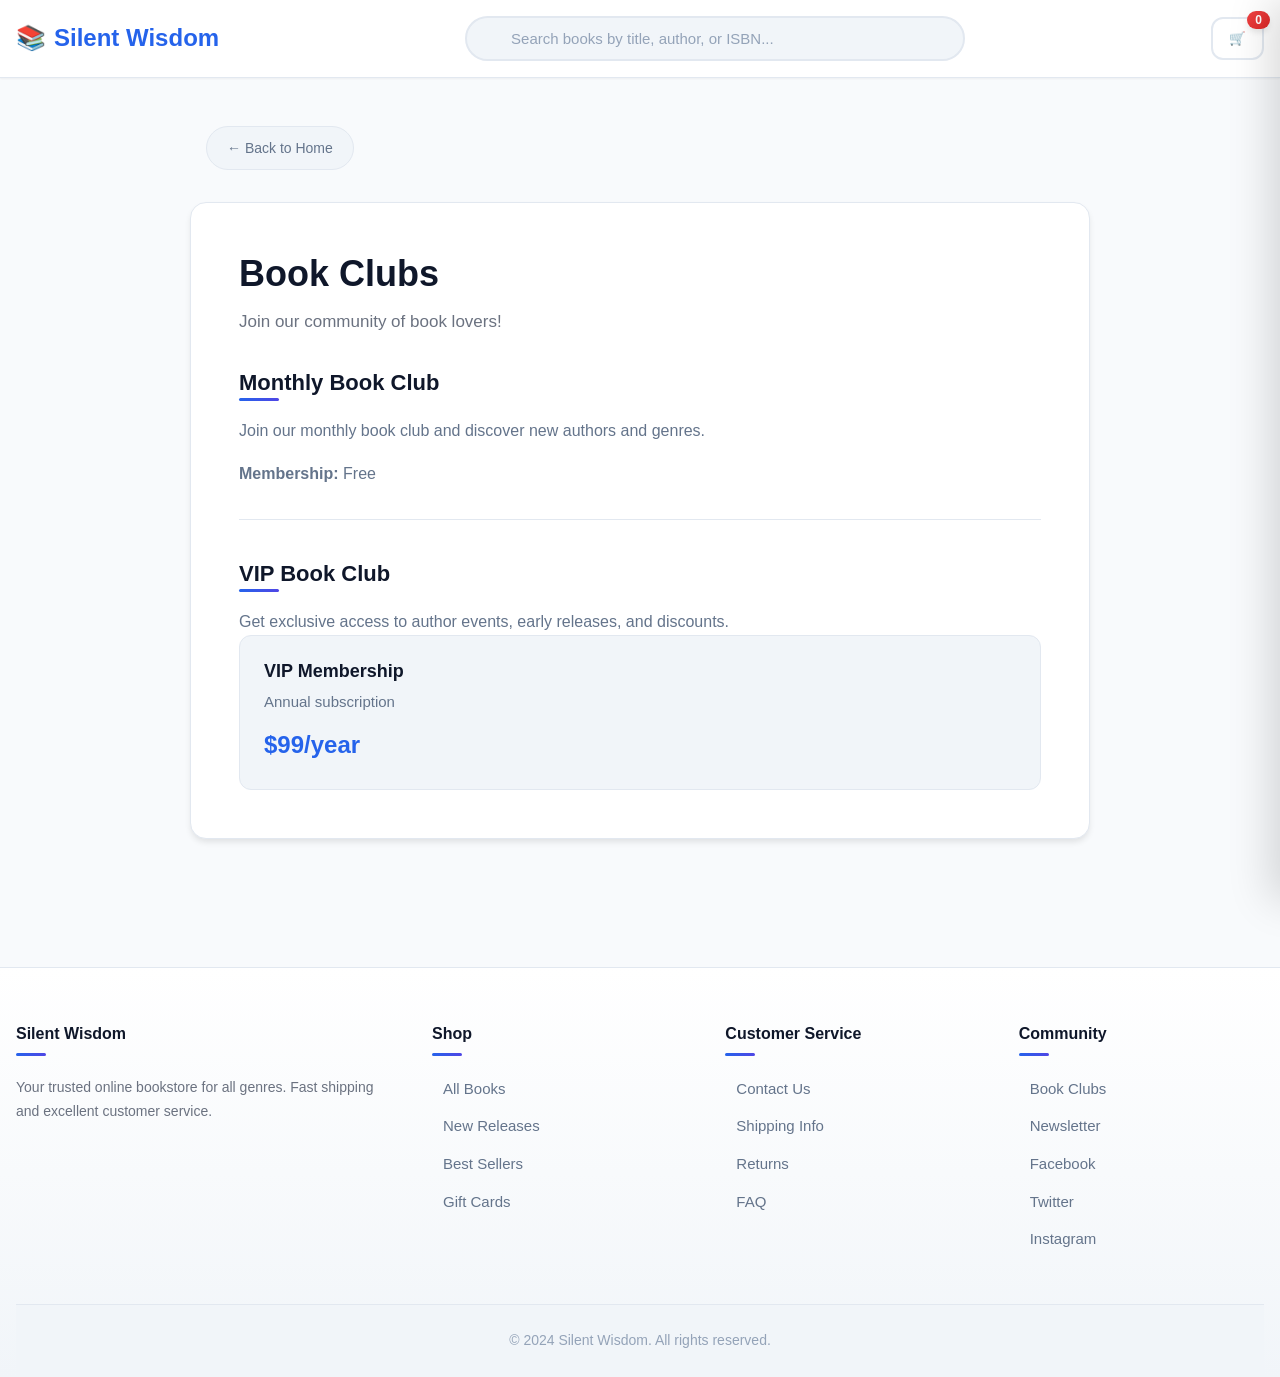
<file: book-clubs.html>
<!DOCTYPE html>
<html lang="en">
<head>
    <meta charset="UTF-8">
    <meta name="viewport" content="width=device-width, initial-scale=1.0">
    <title>Book Clubs - Silent Wisdom</title>
    <link rel="stylesheet" href="style.css">
    <link href="https://fonts.googleapis.com/css2?family=Poppins:wght@400;500;600;700&display=swap" rel="stylesheet">
</head>
<body>
    <!-- Header -->
    <header>
        <div class="container">
            <div class="header-content">
                <a href="index.html" class="logo">
                    <span>📚</span> Silent Wisdom
                </a>
                <div class="search-box">
                    <input type="text" id="searchInput" placeholder="Search books by title, author, or ISBN...">
                </div>
                <button class="cart-btn" onclick="toggleCart()">
                    🛒
                    <span class="cart-badge" id="cartBadge">0</span>
                </button>
            </div>
        </div>
    </header>

    <!-- Main Content -->
    <main>
        <div class="info-wrapper">
            <a href="index.html" class="back-btn">← Back to Home</a>
            
            <div class="info-container">
                <h1>Book Clubs</h1>
                <p style="color: #6b7280; margin-bottom: 2rem;">Join our community of book lovers!</p>
                
                <div class="info-section">
                    <h2>Monthly Book Club</h2>
                    <p>Join our monthly book club and discover new authors and genres.</p>
                    <p style="margin-top: 1rem;"><strong>Membership:</strong> Free</p>
                </div>
                
                <div class="info-section">
                    <h2>VIP Book Club</h2>
                    <p>Get exclusive access to author events, early releases, and discounts.</p>
                    <div class="info-card">
                        <h3>VIP Membership</h3>
                        <p>Annual subscription</p>
                        <p class="price">$99/year</p>
                    </div>
                </div>
            </div>
        </div>
    </main>

    <!-- Footer -->
    <footer>
        <div class="container">
            <div class="footer-content">
                <div class="footer-section">
                    <h3>Silent Wisdom  </h3>
                    <p style="font-size: 0.875rem; color: #6b7280;">Your trusted online bookstore for all genres. Fast shipping and excellent customer service.</p>
                </div>
                <div class="footer-section">
                    <h3>Shop</h3>
                    <ul>
                        <li><a href="index.html">All Books</a></li>
                        <li><a href="new-releases.html">New Releases</a></li>
                        <li><a href="best-sellers.html">Best Sellers</a></li>
                        <li><a href="gift-cards.html">Gift Cards</a></li>
                    </ul>
                </div>
                <div class="footer-section">
                    <h3>Customer Service</h3>
                    <ul>
                        <li><a href="contact.html">Contact Us</a></li>
                        <li><a href="shipping.html">Shipping Info</a></li>
                        <li><a href="returns.html">Returns</a></li>
                        <li><a href="faq.html">FAQ</a></li>
                    </ul>
                </div>
                <div class="footer-section">
                    <h3>Community</h3>
                    <ul>
                        <li><a href="book-clubs.html">Book Clubs</a></li>
                        <li><a href="newsletter.html">Newsletter</a></li>
                        <li><a href="facebook.html">Facebook</a></li>
                        <li><a href="twitter.html">Twitter</a></li>
                        <li><a href="instagram.html">Instagram</a></li>
                    </ul>
                </div>
            </div>
            <div class="footer-bottom">
                <p>&copy; 2024 Silent Wisdom. All rights reserved.</p>
            </div>
        </div>
    </footer>

    <!-- Cart Sidebar -->
    <div class="cart-overlay" id="cartOverlay" onclick="toggleCart()"></div>
    <div class="cart-sidebar" id="cartSidebar">
        <div class="cart-header">
            <h2>Shopping Cart</h2>
            <button class="close-cart" onclick="toggleCart()">×</button>
        </div>
        <div class="cart-items" id="cartItems">
            <div class="cart-empty">
                <div style="font-size: 4rem; margin-bottom: 1rem;">🛒</div>
                <p style="margin-bottom: 0.5rem;">Your cart is empty</p>
                <p style="font-size: 0.875rem;">Add some books to get started!</p>
            </div>
        </div>
        <div class="cart-footer" id="cartFooter"></div>
    </div>

    <script src="script.js"></script>
</body>
</html>
</file>
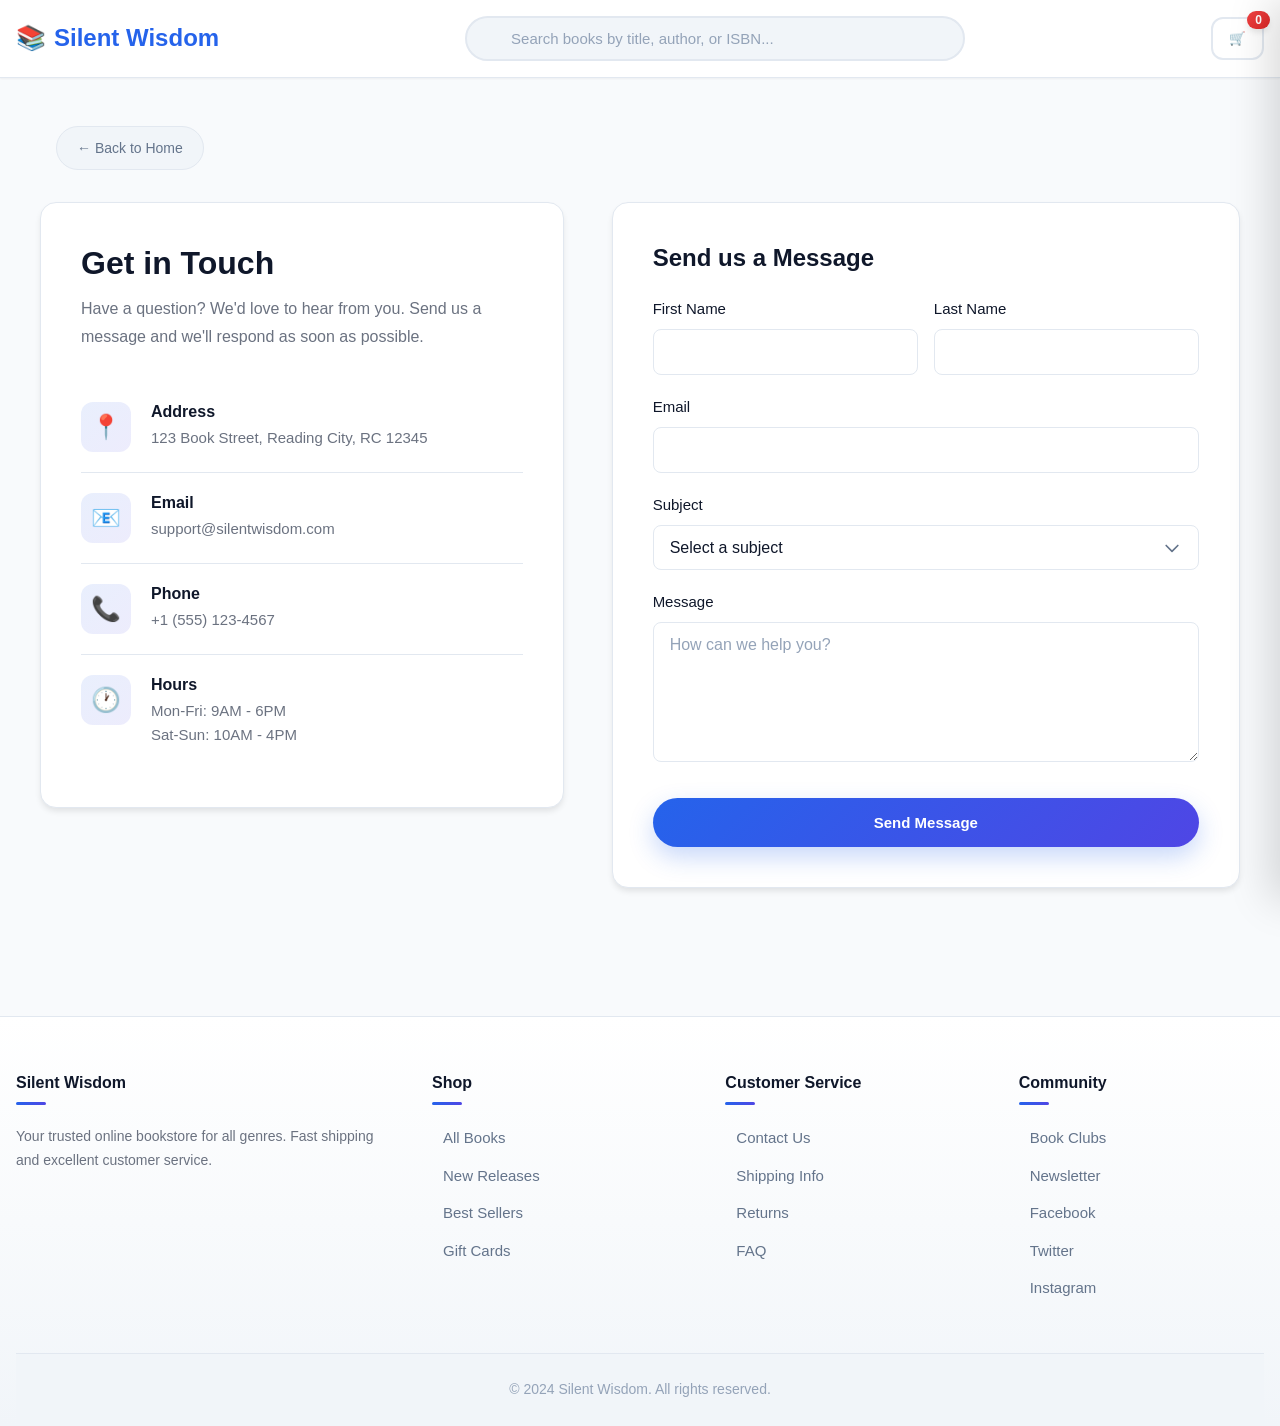
<file: contact.html>
<!DOCTYPE html>
<html lang="en">
<head>
    <meta charset="UTF-8">
    <meta name="viewport" content="width=device-width, initial-scale=1.0">
    <title>Contact Us - Silent Wisdom</title>
    <link rel="stylesheet" href="style.css">
    <link href="https://fonts.googleapis.com/css2?family=Poppins:wght@400;500;600;700&display=swap" rel="stylesheet">
</head>
<body>
    <!-- Header -->
    <header>
        <div class="container">
            <div class="header-content">
                <a href="index.html" class="logo">
                    <span>📚</span> Silent Wisdom
                </a>
                <div class="search-box">
                    <input type="text" id="searchInput" placeholder="Search books by title, author, or ISBN...">
                </div>
                <button class="cart-btn" onclick="toggleCart()">
                    🛒
                    <span class="cart-badge" id="cartBadge">0</span>
                </button>
            </div>
        </div>
    </header>

    <!-- Main Content -->
    <main>
        <div class="contact-wrapper">
            <a href="index.html" class="back-btn">← Back to Home</a>
            
            <div class="contact-container">
                <div class="contact-info">
                    <h1>Get in Touch</h1>
                    <p style="color: #6b7280; margin-bottom: 2rem;">Have a question? We'd love to hear from you. Send us a message and we'll respond as soon as possible.</p>
                    
                    <div class="contact-method">
                        <div class="contact-icon">📍</div>
                        <div>
                            <h3>Address</h3>
                            <p style="color: #6b7280;">123 Book Street, Reading City, RC 12345</p>
                        </div>
                    </div>
                    
                    <div class="contact-method">
                        <div class="contact-icon">📧</div>
                        <div>
                            <h3>Email</h3>
                            <p style="color: #6b7280;">support@silentwisdom.com</p>
                        </div>
                    </div>
                    
                    <div class="contact-method">
                        <div class="contact-icon">📞</div>
                        <div>
                            <h3>Phone</h3>
                            <p style="color: #6b7280;">+1 (555) 123-4567</p>
                        </div>
                    </div>
                    
                    <div class="contact-method">
                        <div class="contact-icon">🕐</div>
                        <div>
                            <h3>Hours</h3>
                            <p style="color: #6b7280;">Mon-Fri: 9AM - 6PM<br>Sat-Sun: 10AM - 4PM</p>
                        </div>
                    </div>
                </div>
                
                <div class="contact-form-section">
                    <h2>Send us a Message</h2>
                    <form id="contactForm">
                        <div class="form-row">
                            <div class="form-group">
                                <label>First Name</label>
                                <input type="text" id="firstName" required>
                            </div>
                            <div class="form-group">
                                <label>Last Name</label>
                                <input type="text" id="lastName" required>
                            </div>
                        </div>
                        
                        <div class="form-group">
                            <label>Email</label>
                            <input type="email" id="contactEmail" required>
                        </div>
                        
                        <div class="form-group">
                            <label>Subject</label>
                            <select id="subject" required>
                                <option value="">Select a subject</option>
                                <option value="order">Order Inquiry</option>
                                <option value="product">Product Question</option>
                                <option value="return">Returns & Refunds</option>
                                <option value="bulk">Bulk Orders</option>
                                <option value="other">Other</option>
                            </select>
                        </div>
                        
                        <div class="form-group">
                            <label>Message</label>
                            <textarea id="message" rows="5" required placeholder="How can we help you?"></textarea>
                        </div>
                        
                        <button type="submit" class="submit-order-btn">Send Message</button>
                    </form>
                </div>
            </div>
        </div>
    </main>

    <!-- Footer -->
    <footer>
        <div class="container">
            <div class="footer-content">
                <div class="footer-section">
                    <h3>Silent Wisdom  </h3>
                    <p style="font-size: 0.875rem; color: #6b7280;">Your trusted online bookstore for all genres. Fast shipping and excellent customer service.</p>
                </div>
                <div class="footer-section">
                    <h3>Shop</h3>
                    <ul>
                        <li><a href="index.html">All Books</a></li>
                        <li><a href="new-releases.html">New Releases</a></li>
                        <li><a href="best-sellers.html">Best Sellers</a></li>
                        <li><a href="gift-cards.html">Gift Cards</a></li>
                    </ul>
                </div>
                <div class="footer-section">
                    <h3>Customer Service</h3>
                    <ul>
                        <li><a href="contact.html">Contact Us</a></li>
                        <li><a href="shipping.html">Shipping Info</a></li>
                        <li><a href="returns.html">Returns</a></li>
                        <li><a href="faq.html">FAQ</a></li>
                    </ul>
                </div>
                <div class="footer-section">
                    <h3>Community</h3>
                    <ul>
                        <li><a href="book-clubs.html">Book Clubs</a></li>
                        <li><a href="newsletter.html">Newsletter</a></li>
                        <li><a href="facebook.html">Facebook</a></li>
                        <li><a href="twitter.html">Twitter</a></li>
                        <li><a href="instagram.html">Instagram</a></li>
                    </ul>
                </div>
            </div>
            <div class="footer-bottom">
                <p>&copy; 2024 Silent Wisdom. All rights reserved.</p>
            </div>
        </div>
    </footer>

    <!-- Cart Sidebar -->
    <div class="cart-overlay" id="cartOverlay" onclick="toggleCart()"></div>
    <div class="cart-sidebar" id="cartSidebar">
        <div class="cart-header">
            <h2>Shopping Cart</h2>
            <button class="close-cart" onclick="toggleCart()">×</button>
        </div>
        <div class="cart-items" id="cartItems">
            <div class="cart-empty">
                <div style="font-size: 4rem; margin-bottom: 1rem;">🛒</div>
                <p style="margin-bottom: 0.5rem;">Your cart is empty</p>
                <p style="font-size: 0.875rem;">Add some books to get started!</p>
            </div>
        </div>
        <div class="cart-footer" id="cartFooter"></div>
    </div>

    <script src="script.js"></script>
</body>
</html>
</file>
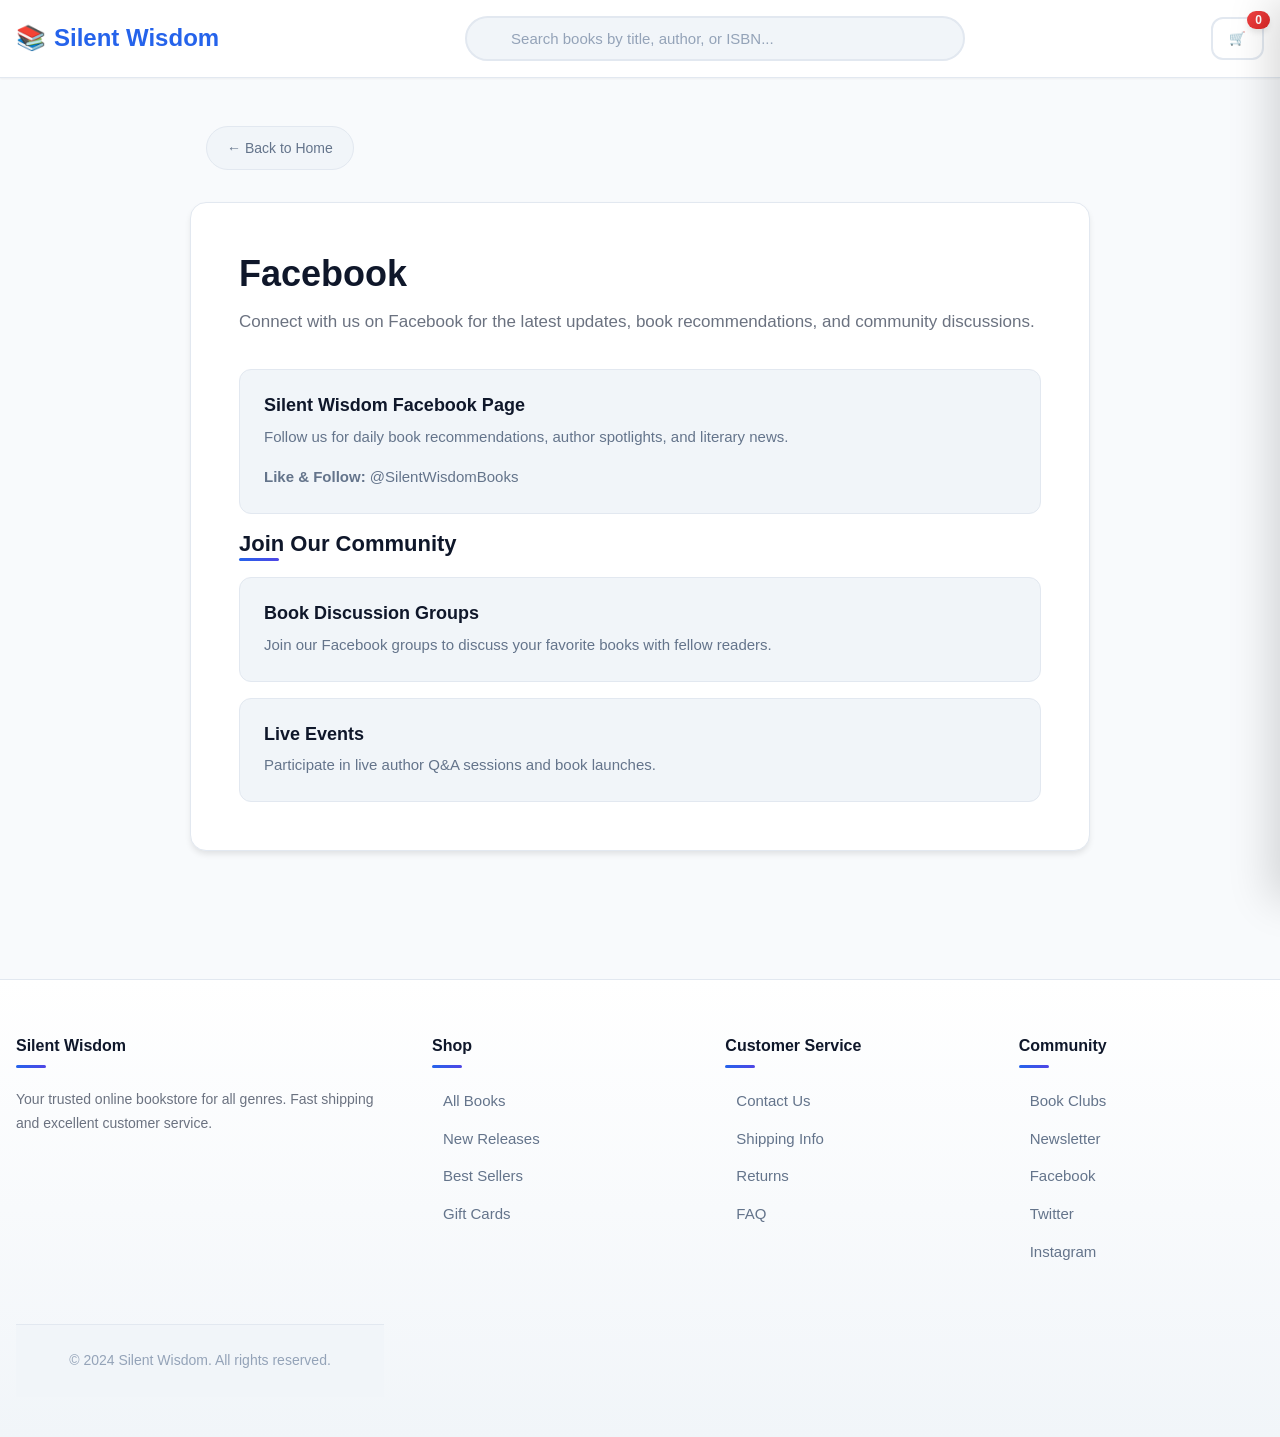
<file: facebook.html>
<!DOCTYPE html>
<html lang="en">
<head>
    <meta charset="UTF-8">
    <meta name="viewport" content="width=device-width, initial-scale=1.0">
    <title>Facebook - Silent Wisdom</title>
    <link rel="stylesheet" href="style.css">
    <link href="https://fonts.googleapis.com/css2?family=Poppins:wght@400;500;600;700&display=swap" rel="stylesheet">
</head>
<body>
    <!-- Header -->
    <header>
        <div class="container">
            <div class="header-content">
                <a href="index.html" class="logo">
                    <span>📚</span> Silent Wisdom
                </a>
                <div class="search-box">
                    <input type="text" id="searchInput" placeholder="Search books by title, author, or ISBN...">
                </div>
                <button class="cart-btn" onclick="toggleCart()">
                    🛒
                    <span class="cart-badge" id="cartBadge">0</span>
                </button>
            </div>
    </header>

    <!-- Main Content -->
    <main>
        <div class="info-wrapper">
            <a href="index.html" class="back-btn">← Back to Home</a>
            
            <div class="info-container">
                <h1>Facebook</h1>
                <p style="color: #6b7280; margin-bottom: 2rem;">Connect with us on Facebook for the latest updates, book recommendations, and community discussions.</p>
                
                <div class="info-section">
                    <div class="info-card">
                        <h3>Silent Wisdom Facebook Page</h3>
                        <p>Follow us for daily book recommendations, author spotlights, and literary news.</p>
                        <p style="margin-top: 1rem;"><strong>Like & Follow:</strong> @SilentWisdomBooks</p>
                    </div>
                
                <div class="info-section">
                    <h2>Join Our Community</h2>
                    <div class="info-card">
                        <h3>Book Discussion Groups</h3>
                        <p>Join our Facebook groups to discuss your favorite books with fellow readers.</p>
                    </div>
                    <div class="info-card">
                        <h3>Live Events</h3>
                        <p>Participate in live author Q&A sessions and book launches.</p>
                    </div>
            </div>
    </main>

    <!-- Footer -->
    <footer>
        <div class="container">
            <div class="footer-content">
                <div class="footer-section">
                    <h3>Silent Wisdom  </h3>
                    <p style="font-size: 0.875rem; color: #6b7280;">Your trusted online bookstore for all genres. Fast shipping and excellent customer service.</p>
                </div>
                <div class="footer-section">
                    <h3>Shop</h3>
                    <ul>
                        <li><a href="index.html">All Books</a></li>
                        <li><a href="new-releases.html">New Releases</a></li>
                        <li><a href="best-sellers.html">Best Sellers</a></li>
                        <li><a href="gift-cards.html">Gift Cards</a></li>
                    </ul>
                </div>
                <div class="footer-section">
                    <h3>Customer Service</h3>
                    <ul>
                        <li><a href="contact.html">Contact Us</a></li>
                        <li><a href="shipping.html">Shipping Info</a></li>
                        <li><a href="returns.html">Returns</a></li>
                        <li><a href="faq.html">FAQ</a></li>
                    </ul>
                </div>
                <div class="footer-section">
                    <h3>Community</h3>
                    <ul>
                        <li><a href="book-clubs.html">Book Clubs</a></li>
                        <li><a href="newsletter.html">Newsletter</a></li>
                        <li><a href="facebook.html">Facebook</a></li>
                        <li><a href="twitter.html">Twitter</a></li>
                        <li><a href="instagram.html">Instagram</a></li>
                    </ul>
                </div>
            <div class="footer-bottom">
                <p>&copy; 2024 Silent Wisdom. All rights reserved.</p>
            </div>
    </footer>

    <!-- Cart Sidebar -->
    <div class="cart-overlay" id="cartOverlay" onclick="toggleCart()"></div>
    <div class="cart-sidebar" id="cartSidebar">
        <div class="cart-header">
            <h2>Shopping Cart</h2>
            <button class="close-cart" onclick="toggleCart()">×</button>
        </div>
        <div class="cart-items" id="cartItems">
            <div class="cart-empty">
                <div style="font-size: 4rem; margin-bottom: 1rem;">🛒</div>
                <p style="margin-bottom: 0.5rem;">Your cart is empty</p>
                <p style="font-size: 0.875rem;">Add some books to get started!</p>
            </div>
        <div class="cart-footer" id="cartFooter"></div>

    <script src="script.js"></script>
</body>
</html>
</file>
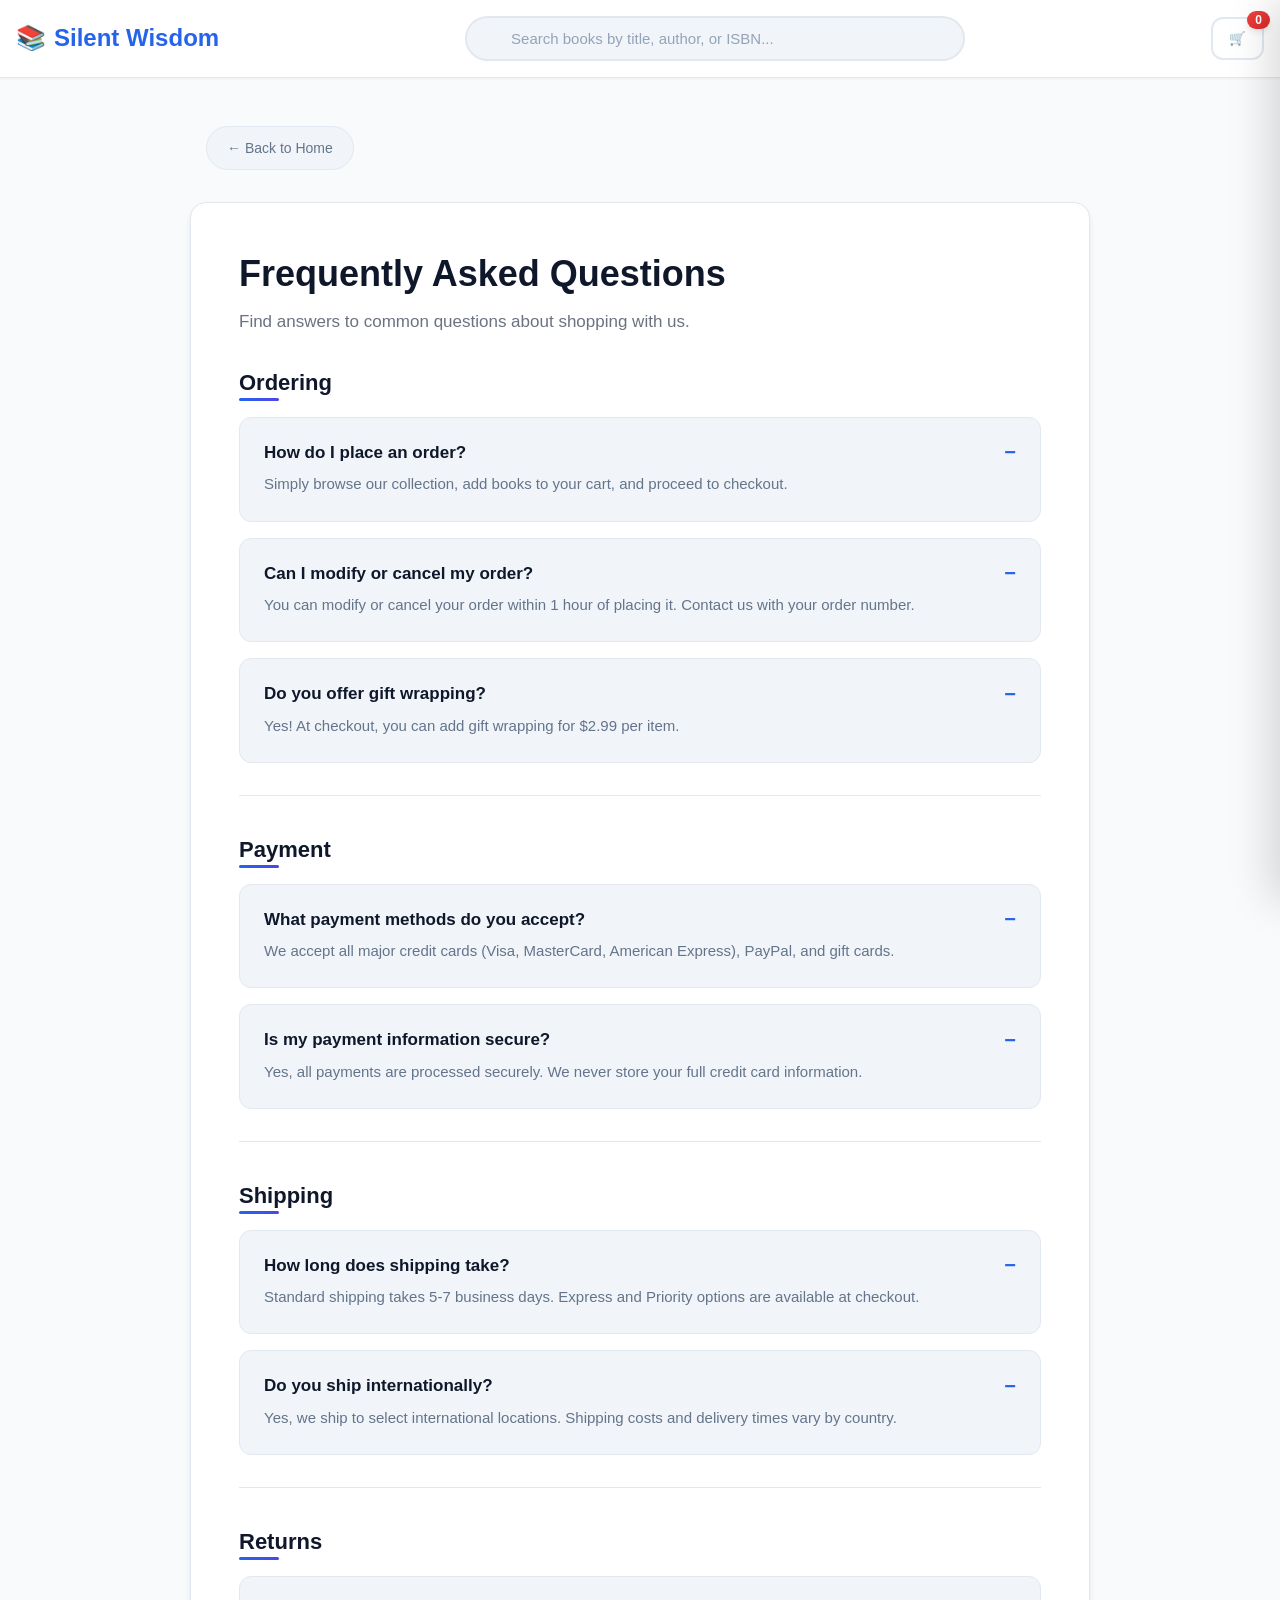
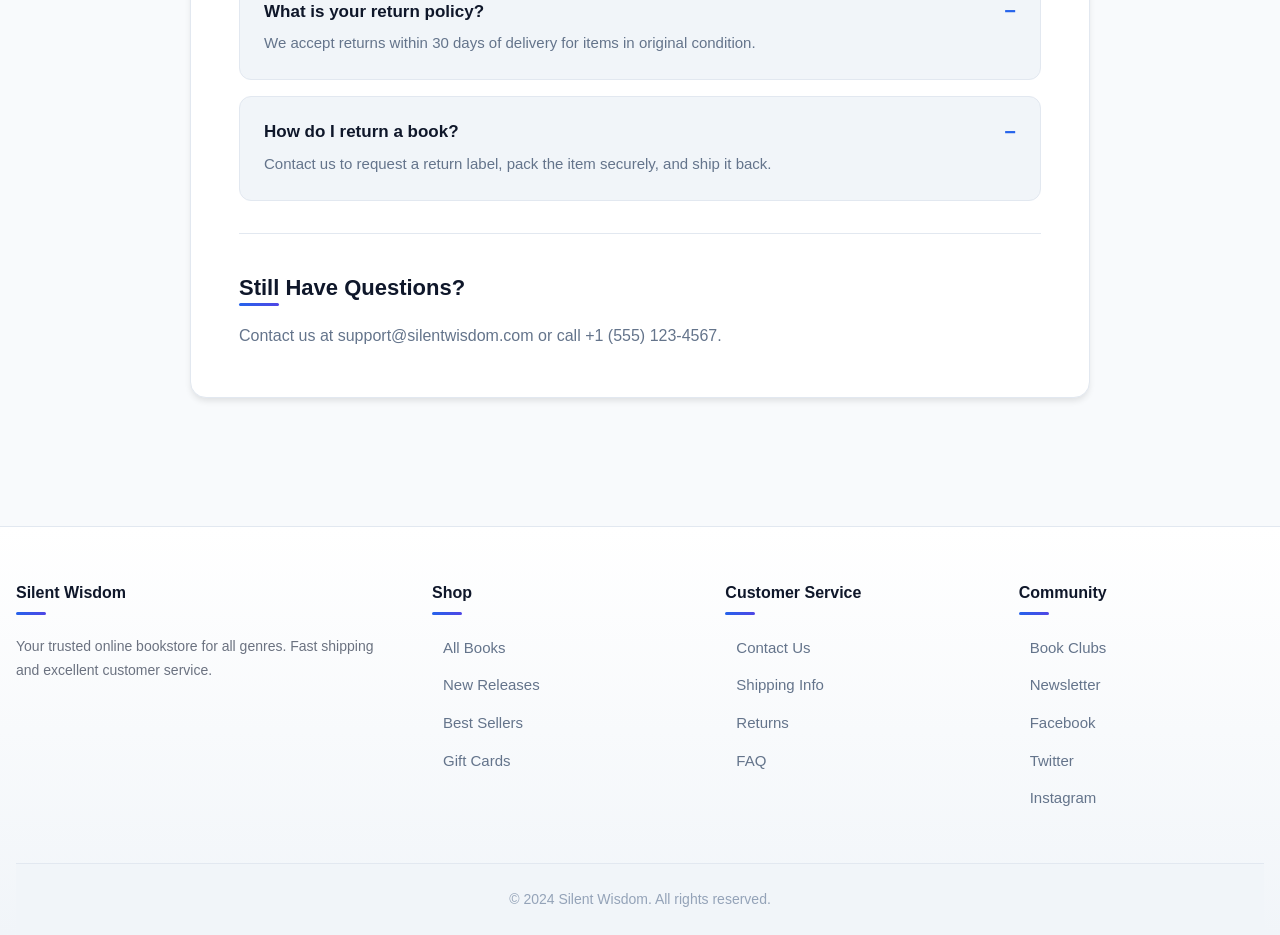
<file: faq.html>
<!DOCTYPE html>
<html lang="en">
<head>
    <meta charset="UTF-8">
    <meta name="viewport" content="width=device-width, initial-scale=1.0">
    <title>FAQ - Silent Wisdom</title>
    <link rel="stylesheet" href="style.css">
    <link href="https://fonts.googleapis.com/css2?family=Poppins:wght@400;500;600;700&display=swap" rel="stylesheet">
</head>
<body>
    <!-- Header -->
    <header>
        <div class="container">
            <div class="header-content">
                <a href="index.html" class="logo">
                    <span>📚</span> Silent Wisdom
                </a>
                <div class="search-box">
                    <input type="text" id="searchInput" placeholder="Search books by title, author, or ISBN...">
                </div>
                <button class="cart-btn" onclick="toggleCart()">
                    🛒
                    <span class="cart-badge" id="cartBadge">0</span>
                </button>
            </div>
        </div>
    </header>

    <!-- Main Content -->
    <main>
        <div class="info-wrapper">
            <a href="index.html" class="back-btn">← Back to Home</a>
            
            <div class="info-container">
                <h1>Frequently Asked Questions</h1>
                <p style="color: #6b7280; margin-bottom: 2rem;">Find answers to common questions about shopping with us.</p>
                
                <div class="info-section">
                    <h2>Ordering</h2>
                    <div class="faq-item">
                        <h3>How do I place an order?</h3>
                        <p>Simply browse our collection, add books to your cart, and proceed to checkout.</p>
                    </div>
                    <div class="faq-item">
                        <h3>Can I modify or cancel my order?</h3>
                        <p>You can modify or cancel your order within 1 hour of placing it. Contact us with your order number.</p>
                    </div>
                    <div class="faq-item">
                        <h3>Do you offer gift wrapping?</h3>
                        <p>Yes! At checkout, you can add gift wrapping for $2.99 per item.</p>
                    </div>
                </div>
                
                <div class="info-section">
                    <h2>Payment</h2>
                    <div class="faq-item">
                        <h3>What payment methods do you accept?</h3>
                        <p>We accept all major credit cards (Visa, MasterCard, American Express), PayPal, and gift cards.</p>
                    </div>
                    <div class="faq-item">
                        <h3>Is my payment information secure?</h3>
                        <p>Yes, all payments are processed securely. We never store your full credit card information.</p>
                    </div>
                </div>
                
                <div class="info-section">
                    <h2>Shipping</h2>
                    <div class="faq-item">
                        <h3>How long does shipping take?</h3>
                        <p>Standard shipping takes 5-7 business days. Express and Priority options are available at checkout.</p>
                    </div>
                    <div class="faq-item">
                        <h3>Do you ship internationally?</h3>
                        <p>Yes, we ship to select international locations. Shipping costs and delivery times vary by country.</p>
                    </div>
                </div>
                
                <div class="info-section">
                    <h2>Returns</h2>
                    <div class="faq-item">
                        <h3>What is your return policy?</h3>
                        <p>We accept returns within 30 days of delivery for items in original condition.</p>
                    </div>
                    <div class="faq-item">
                        <h3>How do I return a book?</h3>
                        <p>Contact us to request a return label, pack the item securely, and ship it back.</p>
                    </div>
                </div>
                
                <div class="info-section">
                    <h2>Still Have Questions?</h2>
                    <p>Contact us at support@silentwisdom.com or call +1 (555) 123-4567.</p>
                </div>
            </div>
        </div>
    </main>

    <!-- Footer -->
    <footer>
        <div class="container">
            <div class="footer-content">
                <div class="footer-section">
                    <h3>Silent Wisdom  </h3>
                    <p style="font-size: 0.875rem; color: #6b7280;">Your trusted online bookstore for all genres. Fast shipping and excellent customer service.</p>
                </div>
                <div class="footer-section">
                    <h3>Shop</h3>
                    <ul>
                        <li><a href="index.html">All Books</a></li>
                        <li><a href="new-releases.html">New Releases</a></li>
                        <li><a href="best-sellers.html">Best Sellers</a></li>
                        <li><a href="gift-cards.html">Gift Cards</a></li>
                    </ul>
                </div>
                <div class="footer-section">
                    <h3>Customer Service</h3>
                    <ul>
                        <li><a href="contact.html">Contact Us</a></li>
                        <li><a href="shipping.html">Shipping Info</a></li>
                        <li><a href="returns.html">Returns</a></li>
                        <li><a href="faq.html">FAQ</a></li>
                    </ul>
                </div>
                <div class="footer-section">
                    <h3>Community</h3>
                    <ul>
                        <li><a href="book-clubs.html">Book Clubs</a></li>
                        <li><a href="newsletter.html">Newsletter</a></li>
                        <li><a href="facebook.html">Facebook</a></li>
                        <li><a href="twitter.html">Twitter</a></li>
                        <li><a href="instagram.html">Instagram</a></li>
                    </ul>
                </div>
            </div>
            <div class="footer-bottom">
                <p>&copy; 2024 Silent Wisdom. All rights reserved.</p>
            </div>
        </div>
    </footer>

    <!-- Cart Sidebar -->
    <div class="cart-overlay" id="cartOverlay" onclick="toggleCart()"></div>
    <div class="cart-sidebar" id="cartSidebar">
        <div class="cart-header">
            <h2>Shopping Cart</h2>
            <button class="close-cart" onclick="toggleCart()">×</button>
        </div>
        <div class="cart-items" id="cartItems">
            <div class="cart-empty">
                <div style="font-size: 4rem; margin-bottom: 1rem;">🛒</div>
                <p style="margin-bottom: 0.5rem;">Your cart is empty</p>
                <p style="font-size: 0.875rem;">Add some books to get started!</p>
            </div>
        </div>
        <div class="cart-footer" id="cartFooter"></div>
    </div>

    <script src="script.js"></script>
</body>
</html>
</file>
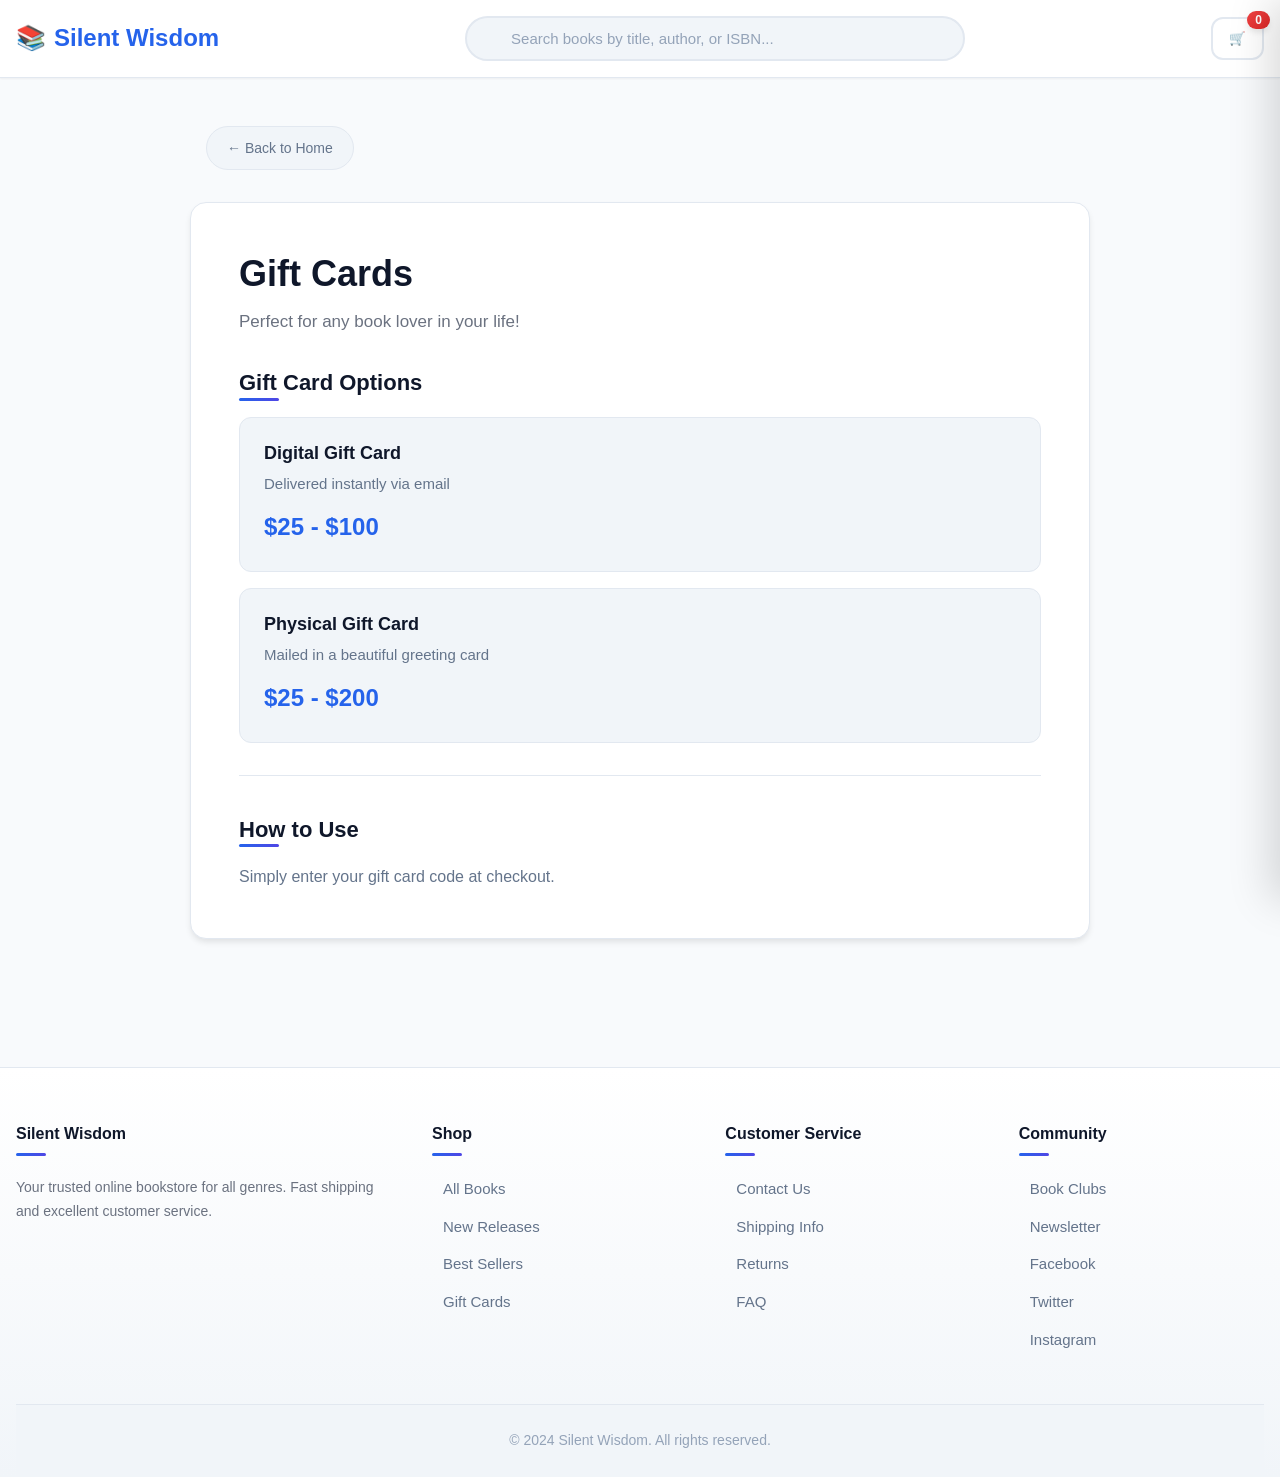
<file: gift-cards.html>
<!DOCTYPE html>
<html lang="en">
<head>
    <meta charset="UTF-8">
    <meta name="viewport" content="width=device-width, initial-scale=1.0">
    <title>Gift Cards - Silent Wisdom</title>
    <link rel="stylesheet" href="style.css">
    <link href="https://fonts.googleapis.com/css2?family=Poppins:wght@400;500;600;700&display=swap" rel="stylesheet">
</head>
<body>
    <!-- Header -->
    <header>
        <div class="container">
            <div class="header-content">
                <a href="index.html" class="logo">
                    <span>📚</span> Silent Wisdom
                </a>
                <div class="search-box">
                    <input type="text" id="searchInput" placeholder="Search books by title, author, or ISBN...">
                </div>
                <button class="cart-btn" onclick="toggleCart()">
                    🛒
                    <span class="cart-badge" id="cartBadge">0</span>
                </button>
            </div>
        </div>
    </header>

    <!-- Main Content -->
    <main>
        <div class="info-wrapper">
            <a href="index.html" class="back-btn">← Back to Home</a>
            
            <div class="info-container">
                <h1>Gift Cards</h1>
                <p style="color: #6b7280; margin-bottom: 2rem;">Perfect for any book lover in your life!</p>
                
                <div class="info-section">
                    <h2>Gift Card Options</h2>
                    <div class="info-card">
                        <h3>Digital Gift Card</h3>
                        <p>Delivered instantly via email</p>
                        <p class="price">$25 - $100</p>
                    </div>
                    <div class="info-card">
                        <h3>Physical Gift Card</h3>
                        <p>Mailed in a beautiful greeting card</p>
                        <p class="price">$25 - $200</p>
                    </div>
                </div>
                
                <div class="info-section">
                    <h2>How to Use</h2>
                    <p>Simply enter your gift card code at checkout.</p>
                </div>
            </div>
        </div>
    </main>

    <!-- Footer -->
    <footer>
        <div class="container">
            <div class="footer-content">
                <div class="footer-section">
                    <h3>Silent Wisdom  </h3>
                    <p style="font-size: 0.875rem; color: #6b7280;">Your trusted online bookstore for all genres. Fast shipping and excellent customer service.</p>
                </div>
                <div class="footer-section">
                    <h3>Shop</h3>
                    <ul>
                        <li><a href="index.html">All Books</a></li>
                        <li><a href="new-releases.html">New Releases</a></li>
                        <li><a href="best-sellers.html">Best Sellers</a></li>
                        <li><a href="gift-cards.html">Gift Cards</a></li>
                    </ul>
                </div>
                <div class="footer-section">
                    <h3>Customer Service</h3>
                    <ul>
                        <li><a href="contact.html">Contact Us</a></li>
                        <li><a href="shipping.html">Shipping Info</a></li>
                        <li><a href="returns.html">Returns</a></li>
                        <li><a href="faq.html">FAQ</a></li>
                    </ul>
                </div>
                <div class="footer-section">
                    <h3>Community</h3>
                    <ul>
                        <li><a href="book-clubs.html">Book Clubs</a></li>
                        <li><a href="newsletter.html">Newsletter</a></li>
                        <li><a href="facebook.html">Facebook</a></li>
                        <li><a href="twitter.html">Twitter</a></li>
                        <li><a href="instagram.html">Instagram</a></li>
                    </ul>
                </div>
            </div>
            <div class="footer-bottom">
                <p>&copy; 2024 Silent Wisdom. All rights reserved.</p>
            </div>
        </div>
    </footer>

    <!-- Cart Sidebar -->
    <div class="cart-overlay" id="cartOverlay" onclick="toggleCart()"></div>
    <div class="cart-sidebar" id="cartSidebar">
        <div class="cart-header">
            <h2>Shopping Cart</h2>
            <button class="close-cart" onclick="toggleCart()">×</button>
        </div>
        <div class="cart-items" id="cartItems">
            <div class="cart-empty">
                <div style="font-size: 4rem; margin-bottom: 1rem;">🛒</div>
                <p style="margin-bottom: 0.5rem;">Your cart is empty</p>
                <p style="font-size: 0.875rem;">Add some books to get started!</p>
            </div>
        </div>
        <div class="cart-footer" id="cartFooter"></div>
    </div>

    <script src="script.js"></script>
</body>
</html>
</file>
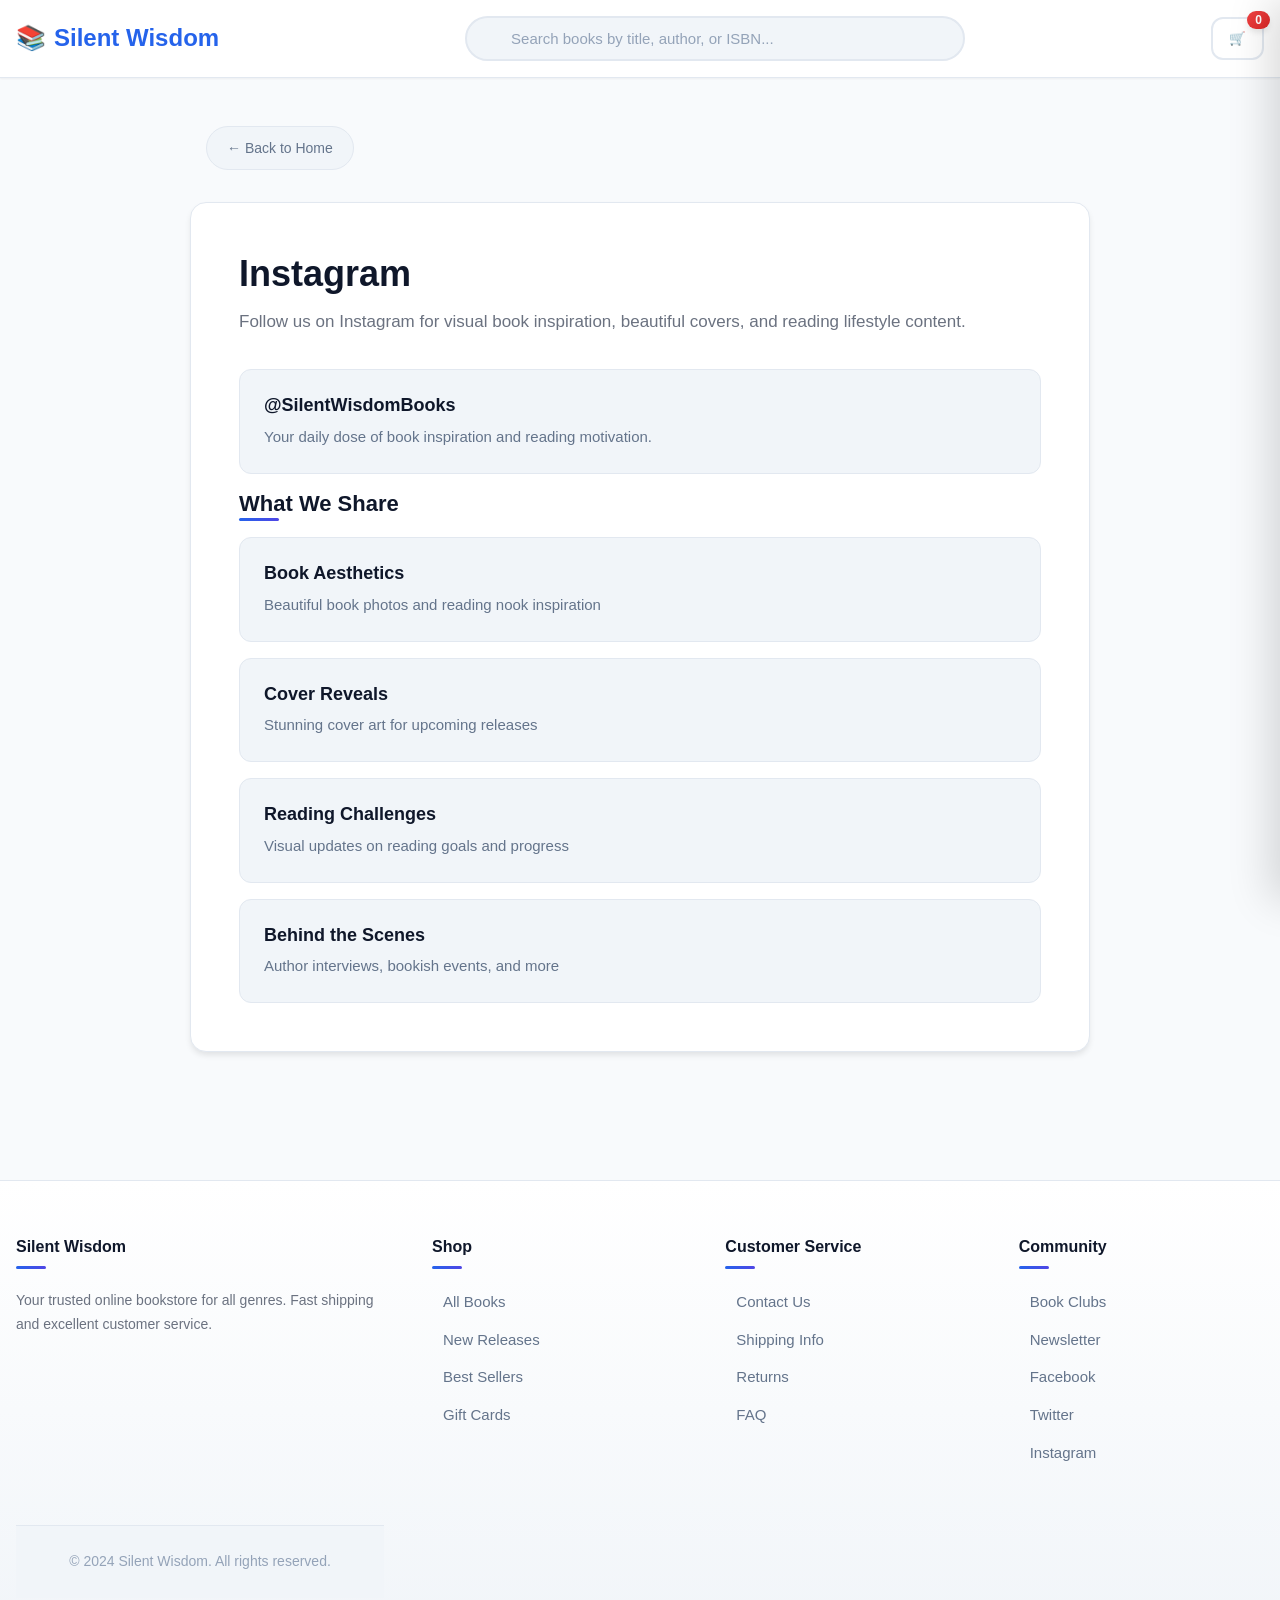
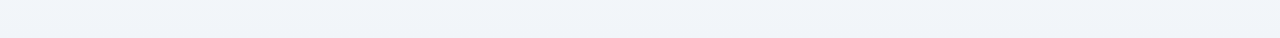
<file: instagram.html>
<!DOCTYPE html>
<html lang="en">
<head>
    <meta charset="UTF-8">
    <meta name="viewport" content="width=device-width, initial-scale=1.0">
    <title>Instagram - Silent Wisdom</title>
    <link rel="stylesheet" href="style.css">
    <link href="https://fonts.googleapis.com/css2?family=Poppins:wght@400;500;600;700&display=swap" rel="stylesheet">
</head>
<body>
    <!-- Header -->
    <header>
        <div class="container">
            <div class="header-content">
                <a href="index.html" class="logo">
                    <span>📚</span> Silent Wisdom
                </a>
                <div class="search-box">
                    <input type="text" id="searchInput" placeholder="Search books by title, author, or ISBN...">
                </div>
                <button class="cart-btn" onclick="toggleCart()">
                    🛒
                    <span class="cart-badge" id="cartBadge">0</span>
                </button>
            </div>
    </header>

    <!-- Main Content -->
    <main>
        <div class="info-wrapper">
            <a href="index.html" class="back-btn">← Back to Home</a>
            
            <div class="info-container">
                <h1>Instagram</h1>
                <p style="color: #6b7280; margin-bottom: 2rem;">Follow us on Instagram for visual book inspiration, beautiful covers, and reading lifestyle content.</p>
                
                <div class="info-section">
                    <div class="info-card">
                        <h3>@SilentWisdomBooks</h3>
                        <p>Your daily dose of book inspiration and reading motivation.</p>
                    </div>
                
                <div class="info-section">
                    <h2>What We Share</h2>
                    <div class="info-card">
                        <h3>Book Aesthetics</h3>
                        <p>Beautiful book photos and reading nook inspiration</p>
                    </div>
                    <div class="info-card">
                        <h3>Cover Reveals</h3>
                        <p>Stunning cover art for upcoming releases</p>
                    </div>
                    <div class="info-card">
                        <h3>Reading Challenges</h3>
                        <p>Visual updates on reading goals and progress</p>
                    </div>
                    <div class="info-card">
                        <h3>Behind the Scenes</h3>
                        <p>Author interviews, bookish events, and more</p>
                    </div>
            </div>
    </main>

    <!-- Footer -->
    <footer>
        <div class="container">
            <div class="footer-content">
                <div class="footer-section">
                    <h3>Silent Wisdom  </h3>
                    <p style="font-size: 0.875rem; color: #6b7280;">Your trusted online bookstore for all genres. Fast shipping and excellent customer service.</p>
                </div>
                <div class="footer-section">
                    <h3>Shop</h3>
                    <ul>
                        <li><a href="index.html">All Books</a></li>
                        <li><a href="new-releases.html">New Releases</a></li>
                        <li><a href="best-sellers.html">Best Sellers</a></li>
                        <li><a href="gift-cards.html">Gift Cards</a></li>
                    </ul>
                </div>
                <div class="footer-section">
                    <h3>Customer Service</h3>
                    <ul>
                        <li><a href="contact.html">Contact Us</a></li>
                        <li><a href="shipping.html">Shipping Info</a></li>
                        <li><a href="returns.html">Returns</a></li>
                        <li><a href="faq.html">FAQ</a></li>
                    </ul>
                </div>
                <div class="footer-section">
                    <h3>Community</h3>
                    <ul>
                        <li><a href="book-clubs.html">Book Clubs</a></li>
                        <li><a href="newsletter.html">Newsletter</a></li>
                        <li><a href="facebook.html">Facebook</a></li>
                        <li><a href="twitter.html">Twitter</a></li>
                        <li><a href="instagram.html">Instagram</a></li>
                    </ul>
                </div>
            <div class="footer-bottom">
                <p>&copy; 2024 Silent Wisdom. All rights reserved.</p>
            </div>
    </footer>

    <!-- Cart Sidebar -->
    <div class="cart-overlay" id="cartOverlay" onclick="toggleCart()"></div>
    <div class="cart-sidebar" id="cartSidebar">
        <div class="cart-header">
            <h2>Shopping Cart</h2>
            <button class="close-cart" onclick="toggleCart()">×</button>
        </div>
        <div class="cart-items" id="cartItems">
            <div class="cart-empty">
                <div style="font-size: 4rem; margin-bottom: 1rem;">🛒</div>
                <p style="margin-bottom: 0.5rem;">Your cart is empty</p>
                <p style="font-size: 0.875rem;">Add some books to get started!</p>
            </div>
        <div class="cart-footer" id="cartFooter"></div>

    <script src="script.js"></script>
</body>
</html>
</file>
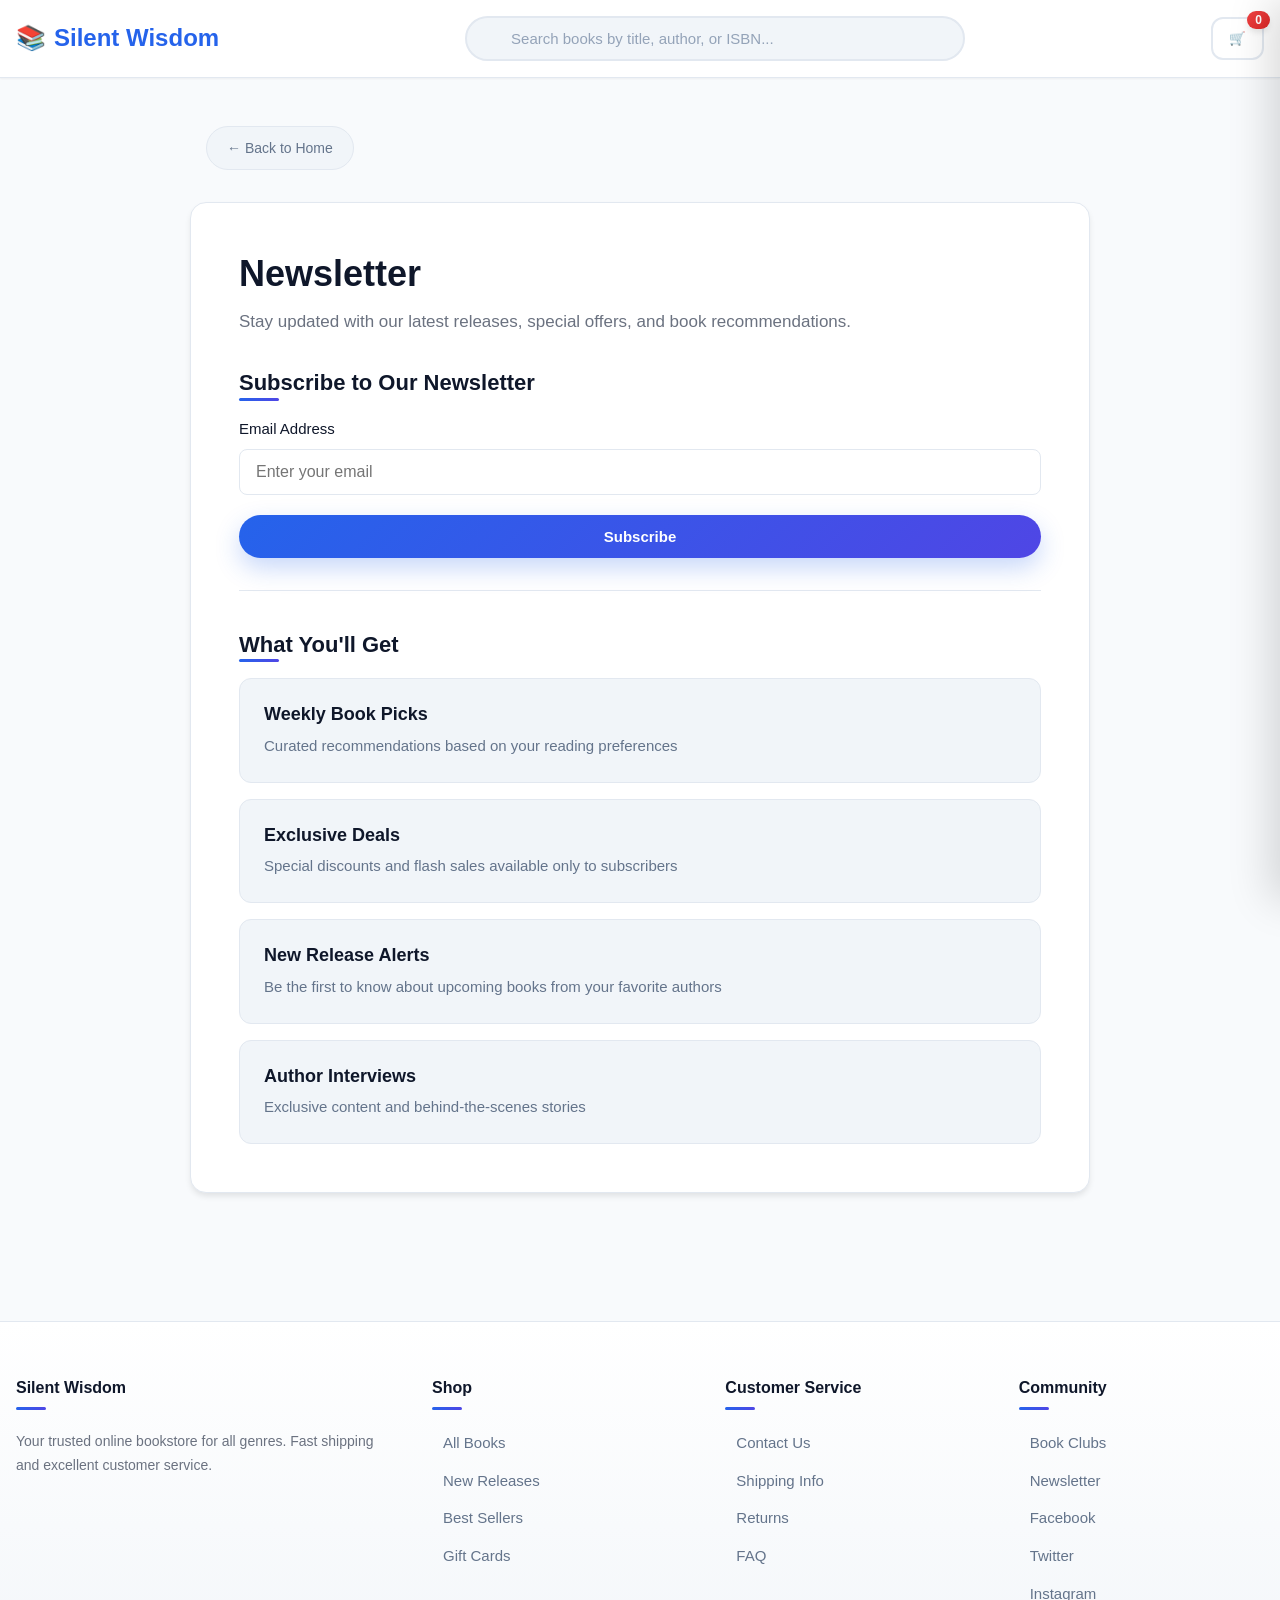
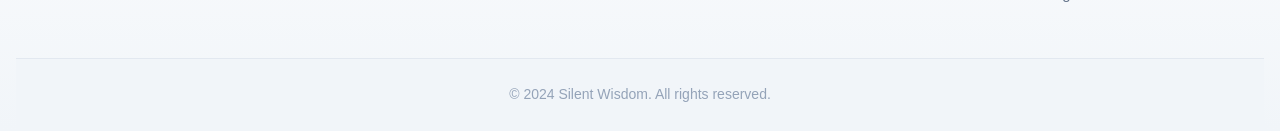
<file: newsletter.html>
<!DOCTYPE html>
<html lang="en">
<head>
    <meta charset="UTF-8">
    <meta name="viewport" content="width=device-width, initial-scale=1.0">
    <title>Newsletter - Silent Wisdom</title>
    <link rel="stylesheet" href="style.css">
    <link href="https://fonts.googleapis.com/css2?family=Poppins:wght@400;500;600;700&display=swap" rel="stylesheet">
</head>
<body>
    <!-- Header -->
    <header>
        <div class="container">
            <div class="header-content">
                <a href="index.html" class="logo">
                    <span>📚</span> Silent Wisdom
                </a>
                <div class="search-box">
                    <input type="text" id="searchInput" placeholder="Search books by title, author, or ISBN...">
                </div>
                <button class="cart-btn" onclick="toggleCart()">
                    🛒
                    <span class="cart-badge" id="cartBadge">0</span>
                </button>
            </div>
        </div>
    </header>

    <!-- Main Content -->
    <main>
        <div class="info-wrapper">
            <a href="index.html" class="back-btn">← Back to Home</a>
            
            <div class="info-container">
                <h1>Newsletter</h1>
                <p style="color: #6b7280; margin-bottom: 2rem;">Stay updated with our latest releases, special offers, and book recommendations.</p>
                
                <div class="info-section">
                    <h2>Subscribe to Our Newsletter</h2>
                    <div class="form-group">
                        <label>Email Address</label>
                        <input type="email" id="newsletterEmail" placeholder="Enter your email" required>
                    </div>
                    <button class="submit-order-btn" onclick="subscribeNewsletter()">Subscribe</button>
                </div>
                
                <div class="info-section">
                    <h2>What You'll Get</h2>
                    <div class="info-card">
                        <h3>Weekly Book Picks</h3>
                        <p>Curated recommendations based on your reading preferences</p>
                    </div>
                    <div class="info-card">
                        <h3>Exclusive Deals</h3>
                        <p>Special discounts and flash sales available only to subscribers</p>
                    </div>
                    <div class="info-card">
                        <h3>New Release Alerts</h3>
                        <p>Be the first to know about upcoming books from your favorite authors</p>
                    </div>
                    <div class="info-card">
                        <h3>Author Interviews</h3>
                        <p>Exclusive content and behind-the-scenes stories</p>
                    </div>
                </div>
            </div>
        </div>
    </main>

    <!-- Footer -->
    <footer>
        <div class="container">
            <div class="footer-content">
                <div class="footer-section">
                    <h3>Silent Wisdom  </h3>
                    <p style="font-size: 0.875rem; color: #6b7280;">Your trusted online bookstore for all genres. Fast shipping and excellent customer service.</p>
                </div>
                <div class="footer-section">
                    <h3>Shop</h3>
                    <ul>
                        <li><a href="index.html">All Books</a></li>
                        <li><a href="new-releases.html">New Releases</a></li>
                        <li><a href="best-sellers.html">Best Sellers</a></li>
                        <li><a href="gift-cards.html">Gift Cards</a></li>
                    </ul>
                </div>
                <div class="footer-section">
                    <h3>Customer Service</h3>
                    <ul>
                        <li><a href="contact.html">Contact Us</a></li>
                        <li><a href="shipping.html">Shipping Info</a></li>
                        <li><a href="returns.html">Returns</a></li>
                        <li><a href="faq.html">FAQ</a></li>
                    </ul>
                </div>
                <div class="footer-section">
                    <h3>Community</h3>
                    <ul>
                        <li><a href="book-clubs.html">Book Clubs</a></li>
                        <li><a href="newsletter.html">Newsletter</a></li>
                        <li><a href="facebook.html">Facebook</a></li>
                        <li><a href="twitter.html">Twitter</a></li>
                        <li><a href="instagram.html">Instagram</a></li>
                    </ul>
                </div>
            </div>
            <div class="footer-bottom">
                <p>&copy; 2024 Silent Wisdom. All rights reserved.</p>
            </div>
        </div>
    </footer>

    <!-- Cart Sidebar -->
    <div class="cart-overlay" id="cartOverlay" onclick="toggleCart()"></div>
    <div class="cart-sidebar" id="cartSidebar">
        <div class="cart-header">
            <h2>Shopping Cart</h2>
            <button class="close-cart" onclick="toggleCart()">×</button>
        </div>
        <div class="cart-items" id="cartItems">
            <div class="cart-empty">
                <div style="font-size: 4rem; margin-bottom: 1rem;">🛒</div>
                <p style="margin-bottom: 0.5rem;">Your cart is empty</p>
                <p style="font-size: 0.875rem;">Add some books to get started!</p>
            </div>
        </div>
        <div class="cart-footer" id="cartFooter"></div>
    </div>

    <script src="script.js"></script>
</body>
</html>
</file>
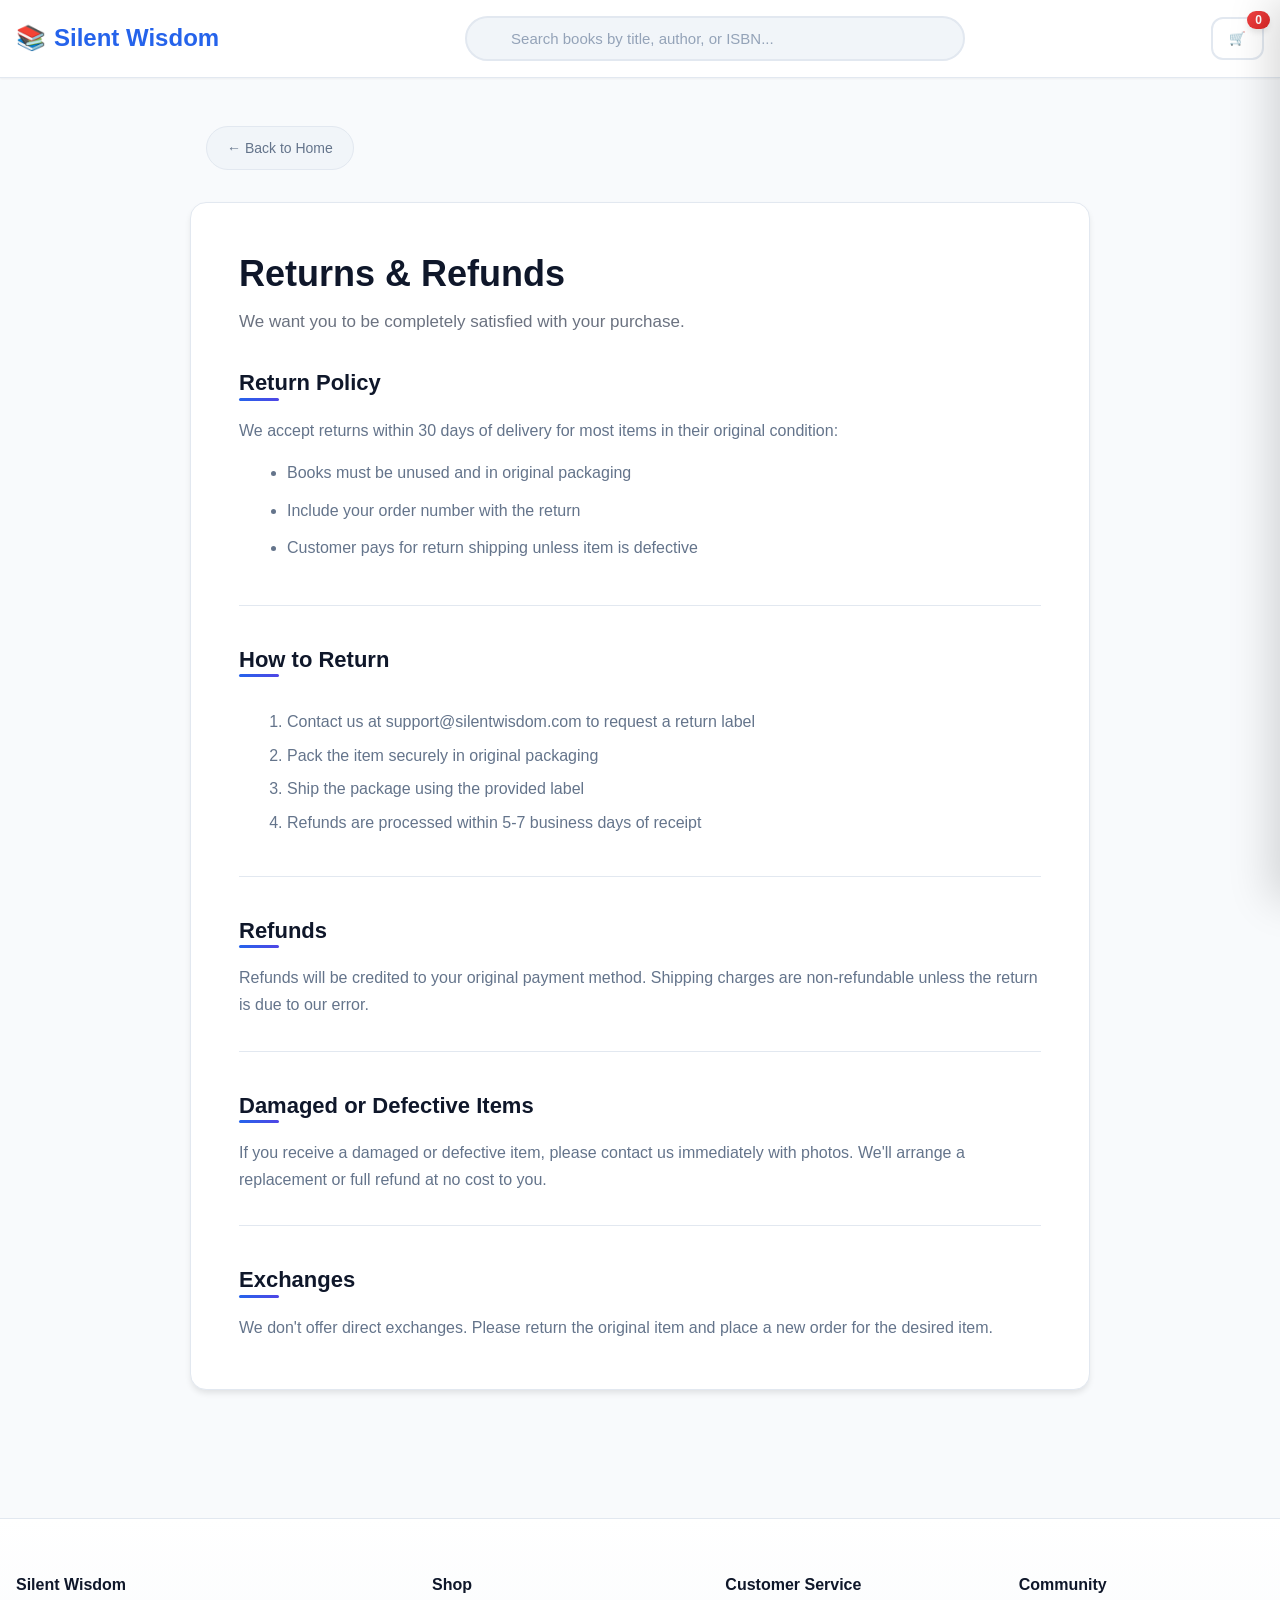
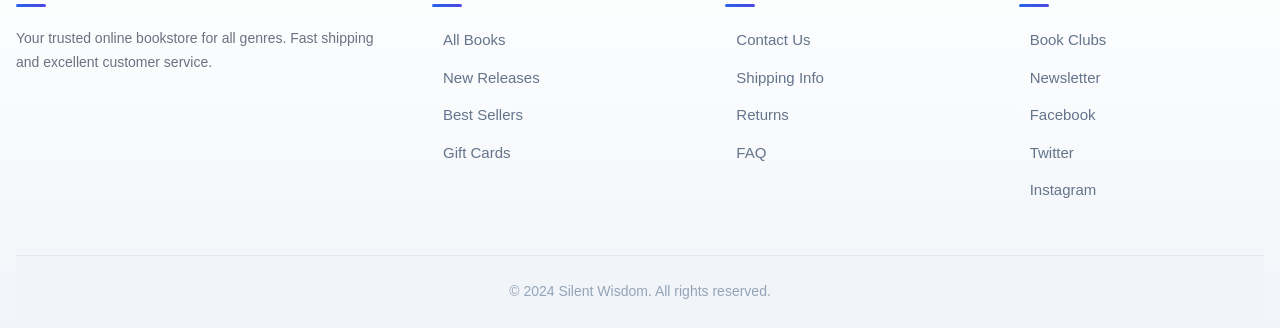
<file: returns.html>
<!DOCTYPE html>
<html lang="en">
<head>
    <meta charset="UTF-8">
    <meta name="viewport" content="width=device-width, initial-scale=1.0">
    <title>Returns & Refunds - Silent Wisdom</title>
    <link rel="stylesheet" href="style.css">
    <link href="https://fonts.googleapis.com/css2?family=Poppins:wght@400;500;600;700&display=swap" rel="stylesheet">
</head>
<body>
    <!-- Header -->
    <header>
        <div class="container">
            <div class="header-content">
                <a href="index.html" class="logo">
                    <span>📚</span> Silent Wisdom
                </a>
                <div class="search-box">
                    <input type="text" id="searchInput" placeholder="Search books by title, author, or ISBN...">
                </div>
                <button class="cart-btn" onclick="toggleCart()">
                    🛒
                    <span class="cart-badge" id="cartBadge">0</span>
                </button>
            </div>
        </div>
    </header>

    <!-- Main Content -->
    <main>
        <div class="info-wrapper">
            <a href="index.html" class="back-btn">← Back to Home</a>
            
            <div class="info-container">
                <h1>Returns & Refunds</h1>
                <p style="color: #6b7280; margin-bottom: 2rem;">We want you to be completely satisfied with your purchase.</p>
                
                <div class="info-section">
                    <h2>Return Policy</h2>
                    <p>We accept returns within 30 days of delivery for most items in their original condition:</p>
                    <ul style="margin-top: 1rem; margin-left: 1.5rem; color: #6b7280;">
                        <li>Books must be unused and in original packaging</li>
                        <li>Include your order number with the return</li>
                        <li>Customer pays for return shipping unless item is defective</li>
                    </ul>
                </div>
                
                <div class="info-section">
                    <h2>How to Return</h2>
                    <ol style="margin-top: 1rem; margin-left: 1.5rem; color: #6b7280;">
                        <li style="margin-bottom: 0.5rem;">Contact us at support@silentwisdom.com to request a return label</li>
                        <li style="margin-bottom: 0.5rem;">Pack the item securely in original packaging</li>
                        <li style="margin-bottom: 0.5rem;">Ship the package using the provided label</li>
                        <li style="margin-bottom: 0.5rem;">Refunds are processed within 5-7 business days of receipt</li>
                    </ol>
                </div>
                
                <div class="info-section">
                    <h2>Refunds</h2>
                    <p>Refunds will be credited to your original payment method. Shipping charges are non-refundable unless the return is due to our error.</p>
                </div>
                
                <div class="info-section">
                    <h2>Damaged or Defective Items</h2>
                    <p>If you receive a damaged or defective item, please contact us immediately with photos. We'll arrange a replacement or full refund at no cost to you.</p>
                </div>
                
                <div class="info-section">
                    <h2>Exchanges</h2>
                    <p>We don't offer direct exchanges. Please return the original item and place a new order for the desired item.</p>
                </div>
            </div>
        </div>
    </main>

    <!-- Footer -->
    <footer>
        <div class="container">
            <div class="footer-content">
                <div class="footer-section">
                    <h3>Silent Wisdom  </h3>
                    <p style="font-size: 0.875rem; color: #6b7280;">Your trusted online bookstore for all genres. Fast shipping and excellent customer service.</p>
                </div>
                <div class="footer-section">
                    <h3>Shop</h3>
                    <ul>
                        <li><a href="index.html">All Books</a></li>
                        <li><a href="new-releases.html">New Releases</a></li>
                        <li><a href="best-sellers.html">Best Sellers</a></li>
                        <li><a href="gift-cards.html">Gift Cards</a></li>
                    </ul>
                </div>
                <div class="footer-section">
                    <h3>Customer Service</h3>
                    <ul>
                        <li><a href="contact.html">Contact Us</a></li>
                        <li><a href="shipping.html">Shipping Info</a></li>
                        <li><a href="returns.html">Returns</a></li>
                        <li><a href="faq.html">FAQ</a></li>
                    </ul>
                </div>
                <div class="footer-section">
                    <h3>Community</h3>
                    <ul>
                        <li><a href="book-clubs.html">Book Clubs</a></li>
                        <li><a href="newsletter.html">Newsletter</a></li>
                        <li><a href="facebook.html">Facebook</a></li>
                        <li><a href="twitter.html">Twitter</a></li>
                        <li><a href="instagram.html">Instagram</a></li>
                    </ul>
                </div>
            </div>
            <div class="footer-bottom">
                <p>&copy; 2024 Silent Wisdom. All rights reserved.</p>
            </div>
        </div>
    </footer>

    <!-- Cart Sidebar -->
    <div class="cart-overlay" id="cartOverlay" onclick="toggleCart()"></div>
    <div class="cart-sidebar" id="cartSidebar">
        <div class="cart-header">
            <h2>Shopping Cart</h2>
            <button class="close-cart" onclick="toggleCart()">×</button>
        </div>
        <div class="cart-items" id="cartItems">
            <div class="cart-empty">
                <div style="font-size: 4rem; margin-bottom: 1rem;">🛒</div>
                <p style="margin-bottom: 0.5rem;">Your cart is empty</p>
                <p style="font-size: 0.875rem;">Add some books to get started!</p>
            </div>
        </div>
        <div class="cart-footer" id="cartFooter"></div>
    </div>

    <script src="script.js"></script>
</body>
</html>
</file>
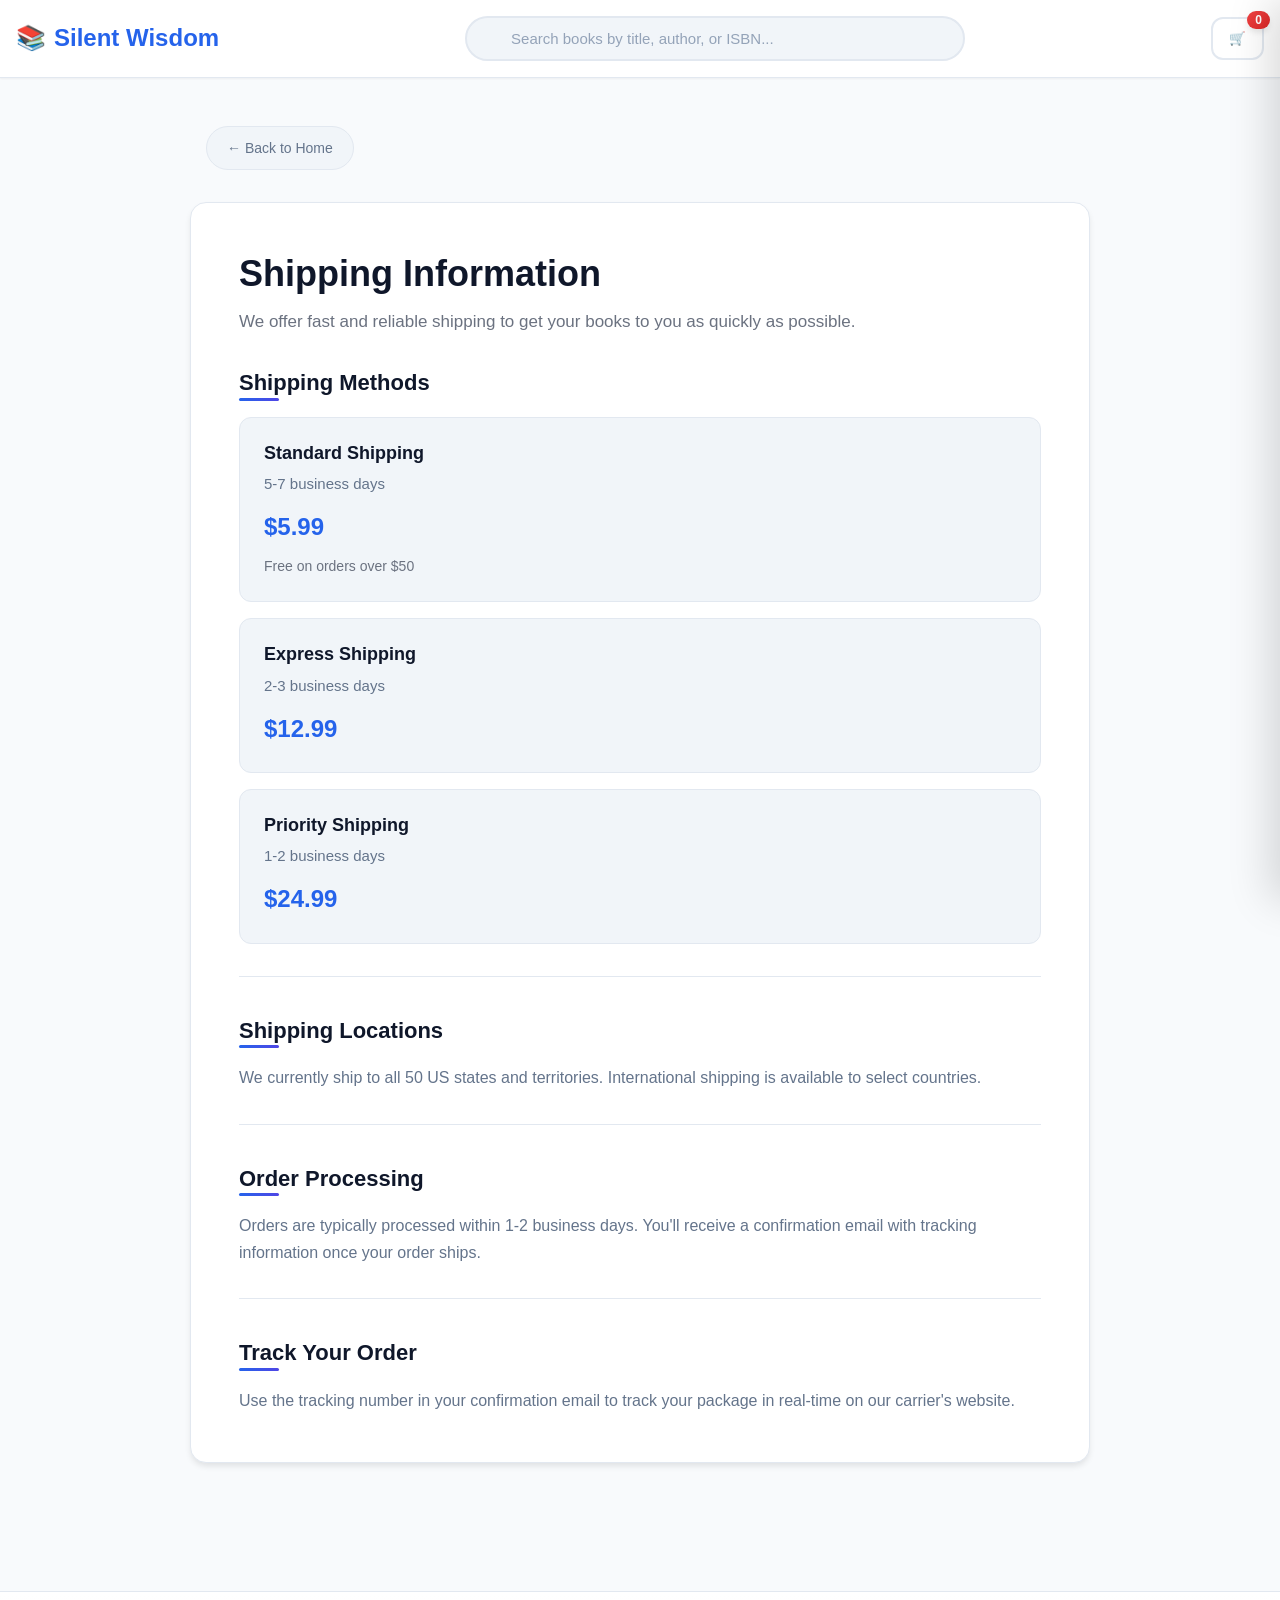
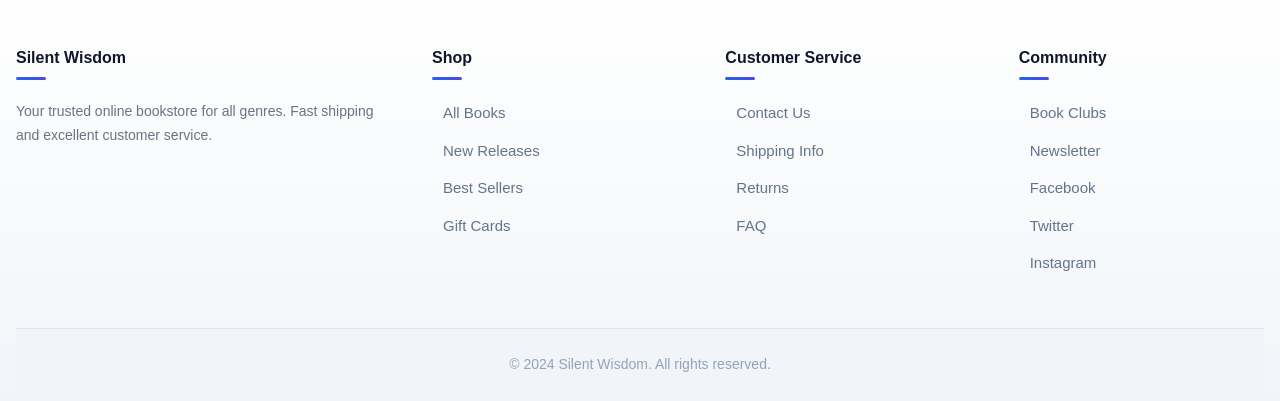
<file: shipping.html>
<!DOCTYPE html>
<html lang="en">
<head>
    <meta charset="UTF-8">
    <meta name="viewport" content="width=device-width, initial-scale=1.0">
    <title>Shipping Information - Silent Wisdom</title>
    <link rel="stylesheet" href="style.css">
    <link href="https://fonts.googleapis.com/css2?family=Poppins:wght@400;500;600;700&display=swap" rel="stylesheet">
</head>
<body>
    <!-- Header -->
    <header>
        <div class="container">
            <div class="header-content">
                <a href="index.html" class="logo">
                    <span>📚</span> Silent Wisdom
                </a>
                <div class="search-box">
                    <input type="text" id="searchInput" placeholder="Search books by title, author, or ISBN...">
                </div>
                <button class="cart-btn" onclick="toggleCart()">
                    🛒
                    <span class="cart-badge" id="cartBadge">0</span>
                </button>
            </div>
        </div>
    </header>

    <!-- Main Content -->
    <main>
        <div class="info-wrapper">
            <a href="index.html" class="back-btn">← Back to Home</a>
            
            <div class="info-container">
                <h1>Shipping Information</h1>
                <p style="color: #6b7280; margin-bottom: 2rem;">We offer fast and reliable shipping to get your books to you as quickly as possible.</p>
                
                <div class="info-section">
                    <h2>Shipping Methods</h2>
                    <div class="info-card">
                        <h3>Standard Shipping</h3>
                        <p>5-7 business days</p>
                        <p class="price">$5.99</p>
                        <p style="font-size: 0.875rem; color: #6b7280;">Free on orders over $50</p>
                    </div>
                    <div class="info-card">
                        <h3>Express Shipping</h3>
                        <p>2-3 business days</p>
                        <p class="price">$12.99</p>
                    </div>
                    <div class="info-card">
                        <h3>Priority Shipping</h3>
                        <p>1-2 business days</p>
                        <p class="price">$24.99</p>
                    </div>
                </div>
                
                <div class="info-section">
                    <h2>Shipping Locations</h2>
                    <p>We currently ship to all 50 US states and territories. International shipping is available to select countries.</p>
                </div>
                
                <div class="info-section">
                    <h2>Order Processing</h2>
                    <p>Orders are typically processed within 1-2 business days. You'll receive a confirmation email with tracking information once your order ships.</p>
                </div>
                
                <div class="info-section">
                    <h2>Track Your Order</h2>
                    <p>Use the tracking number in your confirmation email to track your package in real-time on our carrier's website.</p>
                </div>
            </div>
        </div>
    </main>

    <!-- Footer -->
    <footer>
        <div class="container">
            <div class="footer-content">
                <div class="footer-section">
                    <h3>Silent Wisdom  </h3>
                    <p style="font-size: 0.875rem; color: #6b7280;">Your trusted online bookstore for all genres. Fast shipping and excellent customer service.</p>
                </div>
                <div class="footer-section">
                    <h3>Shop</h3>
                    <ul>
                        <li><a href="index.html">All Books</a></li>
                        <li><a href="new-releases.html">New Releases</a></li>
                        <li><a href="best-sellers.html">Best Sellers</a></li>
                        <li><a href="gift-cards.html">Gift Cards</a></li>
                    </ul>
                </div>
                <div class="footer-section">
                    <h3>Customer Service</h3>
                    <ul>
                        <li><a href="contact.html">Contact Us</a></li>
                        <li><a href="shipping.html">Shipping Info</a></li>
                        <li><a href="returns.html">Returns</a></li>
                        <li><a href="faq.html">FAQ</a></li>
                    </ul>
                </div>
                <div class="footer-section">
                    <h3>Community</h3>
                    <ul>
                        <li><a href="book-clubs.html">Book Clubs</a></li>
                        <li><a href="newsletter.html">Newsletter</a></li>
                        <li><a href="facebook.html">Facebook</a></li>
                        <li><a href="twitter.html">Twitter</a></li>
                        <li><a href="instagram.html">Instagram</a></li>
                    </ul>
                </div>
            </div>
            <div class="footer-bottom">
                <p>&copy; 2024 Silent Wisdom. All rights reserved.</p>
            </div>
        </div>
    </footer>

    <!-- Cart Sidebar -->
    <div class="cart-overlay" id="cartOverlay" onclick="toggleCart()"></div>
    <div class="cart-sidebar" id="cartSidebar">
        <div class="cart-header">
            <h2>Shopping Cart</h2>
            <button class="close-cart" onclick="toggleCart()">×</button>
        </div>
        <div class="cart-items" id="cartItems">
            <div class="cart-empty">
                <div style="font-size: 4rem; margin-bottom: 1rem;">🛒</div>
                <p style="margin-bottom: 0.5rem;">Your cart is empty</p>
                <p style="font-size: 0.875rem;">Add some books to get started!</p>
            </div>
        </div>
        <div class="cart-footer" id="cartFooter"></div>
    </div>

    <script src="script.js"></script>
</body>
</html>
</file>
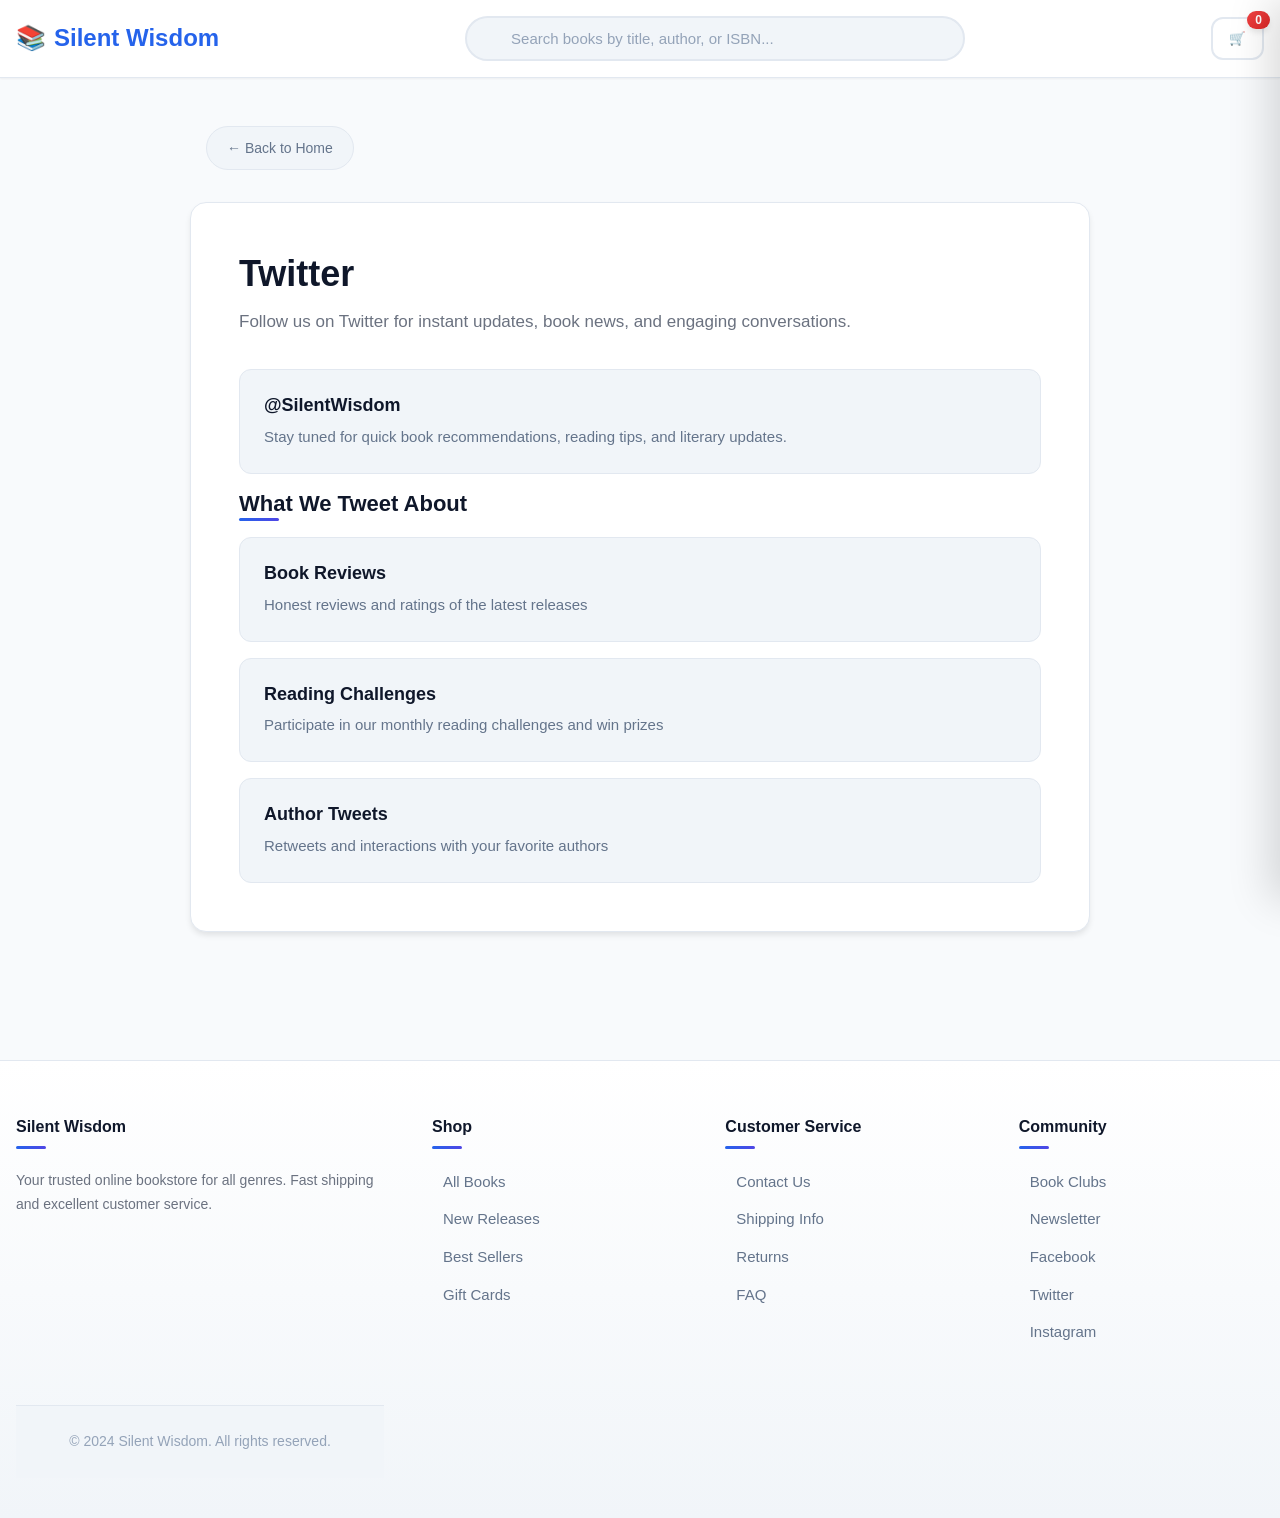
<file: twitter.html>
<!DOCTYPE html>
<html lang="en">
<head>
    <meta charset="UTF-8">
    <meta name="viewport" content="width=device-width, initial-scale=1.0">
    <title>Twitter - Silent Wisdom</title>
    <link rel="stylesheet" href="style.css">
    <link href="https://fonts.googleapis.com/css2?family=Poppins:wght@400;500;600;700&display=swap" rel="stylesheet">
</head>
<body>
    <!-- Header -->
    <header>
        <div class="container">
            <div class="header-content">
                <a href="index.html" class="logo">
                    <span>📚</span> Silent Wisdom
                </a>
                <div class="search-box">
                    <input type="text" id="searchInput" placeholder="Search books by title, author, or ISBN...">
                </div>
                <button class="cart-btn" onclick="toggleCart()">
                    🛒
                    <span class="cart-badge" id="cartBadge">0</span>
                </button>
            </div>
    </header>

    <!-- Main Content -->
    <main>
        <div class="info-wrapper">
            <a href="index.html" class="back-btn">← Back to Home</a>
            
            <div class="info-container">
                <h1>Twitter</h1>
                <p style="color: #6b7280; margin-bottom: 2rem;">Follow us on Twitter for instant updates, book news, and engaging conversations.</p>
                
                <div class="info-section">
                    <div class="info-card">
                        <h3>@SilentWisdom</h3>
                        <p>Stay tuned for quick book recommendations, reading tips, and literary updates.</p>
                    </div>
                
                <div class="info-section">
                    <h2>What We Tweet About</h2>
                    <div class="info-card">
                        <h3>Book Reviews</h3>
                        <p>Honest reviews and ratings of the latest releases</p>
                    </div>
                    <div class="info-card">
                        <h3>Reading Challenges</h3>
                        <p>Participate in our monthly reading challenges and win prizes</p>
                    </div>
                    <div class="info-card">
                        <h3>Author Tweets</h3>
                        <p>Retweets and interactions with your favorite authors</p>
                    </div>
            </div>
    </main>

    <!-- Footer -->
    <footer>
        <div class="container">
            <div class="footer-content">
                <div class="footer-section">
                    <h3>Silent Wisdom  </h3>
                    <p style="font-size: 0.875rem; color: #6b7280;">Your trusted online bookstore for all genres. Fast shipping and excellent customer service.</p>
                </div>
                <div class="footer-section">
                    <h3>Shop</h3>
                    <ul>
                        <li><a href="index.html">All Books</a></li>
                        <li><a href="new-releases.html">New Releases</a></li>
                        <li><a href="best-sellers.html">Best Sellers</a></li>
                        <li><a href="gift-cards.html">Gift Cards</a></li>
                    </ul>
                </div>
                <div class="footer-section">
                    <h3>Customer Service</h3>
                    <ul>
                        <li><a href="contact.html">Contact Us</a></li>
                        <li><a href="shipping.html">Shipping Info</a></li>
                        <li><a href="returns.html">Returns</a></li>
                        <li><a href="faq.html">FAQ</a></li>
                    </ul>
                </div>
                <div class="footer-section">
                    <h3>Community</h3>
                    <ul>
                        <li><a href="book-clubs.html">Book Clubs</a></li>
                        <li><a href="newsletter.html">Newsletter</a></li>
                        <li><a href="facebook.html">Facebook</a></li>
                        <li><a href="twitter.html">Twitter</a></li>
                        <li><a href="instagram.html">Instagram</a></li>
                    </ul>
                </div>
            <div class="footer-bottom">
                <p>&copy; 2024 Silent Wisdom. All rights reserved.</p>
            </div>
    </footer>

    <!-- Cart Sidebar -->
    <div class="cart-overlay" id="cartOverlay" onclick="toggleCart()"></div>
    <div class="cart-sidebar" id="cartSidebar">
        <div class="cart-header">
            <h2>Shopping Cart</h2>
            <button class="close-cart" onclick="toggleCart()">×</button>
        </div>
        <div class="cart-items" id="cartItems">
            <div class="cart-empty">
                <div style="font-size: 4rem; margin-bottom: 1rem;">🛒</div>
                <p style="margin-bottom: 0.5rem;">Your cart is empty</p>
                <p style="font-size: 0.875rem;">Add some books to get started!</p>
            </div>
        <div class="cart-footer" id="cartFooter"></div>

    <script src="script.js"></script>
</body>
</html>
</file>
<file: style.css>
/* =============================================
   MODERN BOOKSTORE STYLESHEET
   ============================================= */

/* CSS Variables - Design System */
:root {
    /* Colors */
    --primary: #2563eb;
    --primary-dark: #1d4ed8;
    --primary-light: #3b82f6;
    --secondary: #4f46e5;
    --accent: #f59e0b;
    --accent-light: #fbbf24;
    
    /* Neutrals */
    --bg-body: #f8fafc;
    --bg-surface: #ffffff;
    --bg-surface-soft: #f1f5f9;
    --text-main: #0f172a;
    --text-muted: #64748b;
    --text-light: #94a3b8;
    
    /* Borders */
    --border-light: #e2e8f0;
    --border-medium: #cbd5e1;
    
    /* Shadows */
    --shadow-sm: 0 1px 2px rgba(0, 0, 0, 0.05);
    --shadow-md: 0 4px 6px -1px rgba(0, 0, 0, 0.1);
    --shadow-lg: 0 10px 15px -3px rgba(0, 0, 0, 0.1);
    --shadow-xl: 0 20px 25px -5px rgba(0, 0, 0, 0.1);
    --shadow-primary: 0 10px 25px rgba(37, 99, 235, 0.25);
    
    /* Typography */
    --font-family: 'Inter', -apple-system, BlinkMacSystemFont, 'Segoe UI', sans-serif;
    --radius-sm: 0.375rem;
    --radius-md: 0.5rem;
    --radius-lg: 0.75rem;
    --radius-xl: 1rem;
    --radius-2xl: 1.5rem;
    --radius-full: 9999px;
    
    /* Transitions */
    --transition-fast: 150ms ease;
    --transition-base: 200ms ease;
    --transition-slow: 300ms ease;
}

/* Reset & Base */
*, *::before, *::after {
    box-sizing: border-box;
    margin: 0;
    padding: 0;
}

html {
    scroll-behavior: smooth;
}

body {
    font-family: var(--font-family);
    background: var(--bg-body);
    color: var(--text-main);
    line-height: 1.6;
    -webkit-font-smoothing: antialiased;
    -moz-osx-font-smoothing: grayscale;
}

/* Typography */
h1, h2, h3, h4, h5, h6 {
    font-weight: 600;
    line-height: 1.25;
    color: var(--text-main);
}

h1 { font-size: 2.25rem; }
h2 { font-size: 1.875rem; }
h3 { font-size: 1.5rem; }
h4 { font-size: 1.25rem; }
h5 { font-size: 1.125rem; }
h6 { font-size: 1rem; }

p {
    color: var(--text-muted);
    line-height: 1.7;
}

a {
    color: var(--primary);
    text-decoration: none;
    transition: color var(--transition-fast);
}

a:hover {
    color: var(--primary-dark);
}

/* Container */
.container {
    max-width: 1280px;
    margin: 0 auto;
    padding: 0 1.5rem;
}

/* =============================================
   HEADER
   ============================================= */
header {
    background: var(--bg-surface);
    border-bottom: 1px solid var(--border-light);
    position: sticky;
    top: 0;
    z-index: 100;
    box-shadow: var(--shadow-sm);
}

.header-content {
    display: flex;
    align-items: center;
    justify-content: space-between;
    padding: 1rem 0;
    gap: 1.5rem;
}

.logo {
    display: flex;
    align-items: center;
    gap: 0.5rem;
    font-size: 1.5rem;
    font-weight: 700;
    color: var(--primary);
    text-decoration: none;
}

.logo:hover {
    color: var(--primary-dark);
}

.logo-icon {
    width: 36px;
    height: 36px;
    background: linear-gradient(135deg, var(--primary), var(--secondary));
    border-radius: var(--radius-md);
    display: flex;
    align-items: center;
    justify-content: center;
    color: white;
    font-size: 1.25rem;
}

.search-box {
    flex: 1;
    max-width: 500px;
    position: relative;
}

.search-box input {
    width: 100%;
    padding: 0.75rem 1rem 0.75rem 2.75rem;
    border: 2px solid var(--border-light);
    border-radius: var(--radius-full);
    font-size: 0.9375rem;
    background: var(--bg-surface-soft);
    color: var(--text-main);
    transition: all var(--transition-base);
}

.search-box input:focus {
    outline: none;
    border-color: var(--primary);
    background: var(--bg-surface);
    box-shadow: 0 0 0 4px rgba(37, 99, 235, 0.1);
}

.search-box input::placeholder {
    color: var(--text-light);
}

.search-icon {
    position: absolute;
    left: 1rem;
    top: 50%;
    transform: translateY(-50%);
    color: var(--text-light);
    pointer-events: none;
}

.cart-btn {
    position: relative;
    background: var(--bg-surface);
    border: 2px solid var(--border-light);
    padding: 0.75rem 1rem;
    border-radius: var(--radius-lg);
    cursor: pointer;
    display: flex;
    align-items: center;
    gap: 0.5rem;
    font-weight: 500;
    color: var(--text-main);
    transition: all var(--transition-base);
}

.cart-btn:hover {
    border-color: var(--primary);
    background: rgba(37, 99, 235, 0.05);
}

.cart-badge {
    position: absolute;
    top: -0.5rem;
    right: -0.5rem;
    background: linear-gradient(135deg, #ef4444, #dc2626);
    color: white;
    font-size: 0.75rem;
    font-weight: 600;
    padding: 0.125rem 0.5rem;
    border-radius: var(--radius-full);
    min-width: 1.25rem;
    text-align: center;
    box-shadow: var(--shadow-md);
}

/* =============================================
   MOBILE NAVIGATION
   ============================================= */
.mobile-nav-toggle {
    display: none;
    background: none;
    border: none;
    font-size: 1.5rem;
    cursor: pointer;
    padding: 0.5rem;
    color: var(--text-main);
    transition: transform var(--transition-base);
}

.mobile-nav-toggle:hover {
    transform: scale(1.1);
}

.mobile-nav-menu {
    display: none;
    position: fixed;
    top: 60px;
    left: 0;
    right: 0;
    background: var(--bg-surface);
    border-bottom: 1px solid var(--border-light);
    padding: 1rem;
    box-shadow: var(--shadow-lg);
    z-index: 99;
    max-height: calc(100vh - 60px);
    overflow-y: auto;
}

.mobile-nav-menu.active {
    display: block;
    animation: slideDown 0.3s ease;
}

@keyframes slideDown {
    from {
        opacity: 0;
        transform: translateY(-10px);
    }
    to {
        opacity: 1;
        transform: translateY(0);
    }
}

.mobile-nav-menu .search-box {
    width: 100%;
    max-width: 100%;
    margin-bottom: 1rem;
}

.mobile-nav-menu .search-box input {
    width: 100%;
}

.mobile-nav-links {
    display: flex;
    flex-direction: column;
    gap: 0.5rem;
}

.mobile-nav-link {
    display: flex;
    align-items: center;
    gap: 0.75rem;
    padding: 0.875rem 1rem;
    border-radius: var(--radius-lg);
    color: var(--text-main);
    font-weight: 500;
    transition: all var(--transition-base);
    text-decoration: none;
}

.mobile-nav-link:hover {
    background: var(--bg-surface-soft);
    color: var(--primary);
}

.mobile-nav-link.active {
    background: linear-gradient(135deg, var(--primary), var(--secondary));
    color: white;
}

.mobile-nav-divider {
    height: 1px;
    background: var(--border-light);
    margin: 0.75rem 0;
}

@media (max-width: 768px) {
    .mobile-nav-toggle {
        display: flex;
        align-items: center;
        justify-content: center;
    }
    
    .header-content .search-box {
        order: 3;
        width: 100%;
        max-width: 100%;
    }
    
    .header-content .cart-btn {
        margin-left: auto;
    }
}

/* =============================================
   HERO SECTION - FIXED
   ============================================= */
.hero-section {
    background: #4f46e5;
    padding: 4rem 1.5rem;
    margin-bottom: 3rem;
    text-align: center;
    position: relative;
    overflow: hidden;
    box-shadow: var(--shadow-xl);
    border-radius: var(--radius-xl);
    width: 100%;
    margin-left: 0;
    margin-right: 0;
}

.hero-section:hover {
    background: #4338ca;
    box-shadow: 0 25px 50px -12px rgba(79, 70, 229, 0.4);
}

/* Animated gradient orbs */
.hero-section::before {
    content: '';
    position: absolute;
    inset: 0;
    background: 
        radial-gradient(ellipse at 20% 80%, rgba(255, 255, 255, 0.2) 0%, transparent 50%),
        radial-gradient(ellipse at 80% 20%, rgba(255, 255, 255, 0.15) 0%, transparent 50%),
        radial-gradient(ellipse at 50% 50%, rgba(236, 72, 153, 0.1) 0%, transparent 60%);
    pointer-events: none;
    animation: heroGlow 8s ease-in-out infinite alternate;
}

@keyframes heroGlow {
    0% {
        opacity: 0.8;
        transform: scale(1);
    }
    100% {
        opacity: 1;
        transform: scale(1.05);
    }
}

/* Floating shapes */
.hero-section::after {
    content: '';
    position: absolute;
    bottom: 0;
    left: 0;
    right: 0;
    height: 150px;
    background: linear-gradient(to top, rgba(15, 23, 42, 0.8) 0%, transparent 100%);
    pointer-events: none;
}

/* Floating decorative elements */
.hero-content::before {
    content: '';
    position: absolute;
    top: -50px;
    left: -100px;
    width: 200px;
    height: 200px;
    background: radial-gradient(circle, rgba(255,255,255,0.15) 0%, transparent 70%);
    border-radius: 50%;
    animation: float 6s ease-in-out infinite;
    pointer-events: none;
}

.hero-content::after {
    content: '';
    position: absolute;
    bottom: -30px;
    right: -80px;
    width: 160px;
    height: 160px;
    background: radial-gradient(circle, rgba(236, 72, 153, 0.2) 0%, transparent 70%);
    border-radius: 50%;
    animation: float 8s ease-in-out infinite reverse;
    pointer-events: none;
}

@keyframes float {
    0%, 100% { transform: translateY(0) rotate(0deg); }
    50% { transform: translateY(-20px) rotate(10deg); }
}

.hero-content {
    position: relative;
    z-index: 2;
    max-width: 700px;
    margin: 0 auto;
}

.hero-content h1 {
    font-size: 3.5rem;
    font-weight: 800;
    color: #ffffff;
    margin-bottom: 1.5rem;
    letter-spacing: -0.03em;
    line-height: 1.1;
    text-shadow: 0 4px 20px rgba(0, 0, 0, 0.3);
    animation: fadeInUp 0.8s ease-out;
}

.hero-content p {
    font-size: 1.25rem;
    color: rgba(255, 255, 255, 0.85);
    margin-bottom: 2rem;
    line-height: 1.7;
    animation: fadeInUp 0.8s ease-out 0.15s backwards;
}

.hero-cta-btn {
    display: inline-flex;
    align-items: center;
    gap: 0.5rem;
    padding: 1rem 2.5rem;
    background: #ffffff;
    color: #4f46e5;
    border: none;
    border-radius: var(--radius-full);
    font-size: 1.0625rem;
    font-weight: 600;
    cursor: pointer;
    transition: all 0.3s cubic-bezier(0.4, 0, 0.2, 1);
    box-shadow: 0 10px 25px rgba(0, 0, 0, 0.2);
    animation: fadeInUp 0.8s ease-out 0.3s backwards;
}

.hero-cta-btn:hover {
    transform: translateY(-3px) scale(1.02);
    box-shadow: 0 20px 40px rgba(0, 0, 0, 0.3);
    background: #f8fafc;
    color: #7c3aed;
}

@keyframes fadeInUp {
    from { opacity: 0; transform: translateY(30px); }
    to { opacity: 1; transform: translateY(0); }
}

/* =============================================
   HOME SECTIONS
   ============================================= */
.home-section {
    margin-bottom: 3.5rem;
}

.section-header {
    display: flex;
    justify-content: space-between;
    align-items: center;
    margin-bottom: 1.75rem;
}

.section-header h2 {
    font-size: 1.75rem;
    font-weight: 700;
    color: var(--text-main);
}

.view-all-btn {
    background: none;
    border: none;
    color: var(--primary);
    font-size: 0.9375rem;
    font-weight: 600;
    cursor: pointer;
    display: flex;
    align-items: center;
    gap: 0.375rem;
    transition: all var(--transition-base);
}

.view-all-btn:hover {
    color: var(--primary-dark);
    gap: 0.625rem;
}

/* Category Grid */
.categories-grid {
    display: grid;
    grid-template-columns: repeat(6, 1fr);
    gap: 1rem;
}

.category-card {
    background: var(--bg-surface);
    border: 1px solid var(--border-light);
    border-radius: var(--radius-xl);
    padding: 1.5rem 1rem;
    text-align: center;
    cursor: pointer;
    transition: all 0.3s cubic-bezier(0.4, 0, 0.2, 1);
    position: relative;
    overflow: hidden;
}

.category-card::before {
    content: '';
    position: absolute;
    inset: 0;
    background: linear-gradient(135deg, rgba(37, 99, 235, 0.05), rgba(79, 70, 229, 0.05));
    opacity: 0;
    transition: opacity var(--transition-base);
}

.category-card:hover {
    transform: translateY(-6px);
    border-color: var(--primary);
    box-shadow: 0 20px 40px rgba(37, 99, 235, 0.15);
}

.category-card:hover::before {
    opacity: 1;
}

.category-icon {
    font-size: 2.25rem;
    margin-bottom: 0.75rem;
    display: block;
    position: relative;
    z-index: 1;
    transition: transform var(--transition-base);
}

.category-card:hover .category-icon {
    transform: scale(1.1);
}

.category-card h3 {
    font-size: 0.875rem;
    font-weight: 600;
    color: var(--text-main);
    position: relative;
    z-index: 1;
}

/* Book Grid */
.book-grid {
    display: grid;
    grid-template-columns: repeat(auto-fill, minmax(240px, 1fr));
    gap: 1.5rem;
}

.book-card {
    position: relative;
    background: var(--bg-surface);
    border: 1px solid var(--border-light);
    border-radius: var(--radius-xl);
    padding: 0.875rem;
    overflow: hidden;
    transition: all 0.3s cubic-bezier(0.4, 0, 0.2, 1);
    cursor: pointer;
    display: flex;
    flex-direction: column;
}

.book-card:hover {
    transform: translateY(-8px);
    box-shadow: 0 20px 40px rgba(0, 0, 0, 0.12);
    border-color: var(--primary);
}

.book-cover {
    display: block;
    width: 100%;
    height: 200px;
    border-radius: var(--radius-lg);
    object-fit: cover;
    background: linear-gradient(135deg, var(--bg-surface-soft), var(--border-light));
    margin-bottom: 0.875rem;
    transition: transform var(--transition-base);
}

.book-card:hover .book-cover {
    transform: scale(1.03);
}

.book-info {
    padding: 0;
    flex: 1;
    display: flex;
    flex-direction: column;
}

.book-category {
    position: absolute;
    top: 1rem;
    left: 1rem;
    display: inline-block;
    padding: 0.25rem 0.625rem;
    border-radius: var(--radius-full);
    font-size: 0.6875rem;
    font-weight: 600;
    text-transform: uppercase;
    letter-spacing: 0.05em;
    background: rgba(15, 23, 42, 0.85);
    color: white;
    backdrop-filter: blur(8px);
}

.book-title {
    font-size: 1.0625rem;
    font-weight: 600;
    margin-bottom: 0.25rem;
    color: var(--text-main);
    line-height: 1.4;
    display: -webkit-box;
    -webkit-line-clamp: 2;
    -webkit-box-orient: vertical;
    overflow: hidden;
}

.book-author {
    color: var(--text-muted);
    font-size: 0.875rem;
    margin-bottom: 0.5rem;
}

.book-rating {
    display: flex;
    align-items: center;
    gap: 0.375rem;
    margin-bottom: 0.5rem;
    font-size: 0.875rem;
}

.stars {
    color: #fbbf24;
}

.book-price {
    font-size: 1.375rem;
    font-weight: 700;
    color: var(--primary);
    margin-bottom: 0.75rem;
}

.out-of-stock {
    color: #ef4444;
    font-size: 0.75rem;
    font-weight: 600;
}

/* Buttons */
.add-to-cart-btn,
.checkout-btn,
.submit-order-btn {
    width: 100%;
    padding: 0.8125rem 1rem;
    background: linear-gradient(135deg, var(--primary), var(--secondary));
    color: white;
    border: none;
    border-radius: var(--radius-full);
    font-weight: 600;
    font-size: 0.9375rem;
    cursor: pointer;
    display: inline-flex;
    align-items: center;
    justify-content: center;
    gap: 0.5rem;
    box-shadow: var(--shadow-primary);
    transition: all 0.2s ease;
}

.add-to-cart-btn:hover,
.checkout-btn:hover,
.submit-order-btn:hover:not(:disabled) {
    transform: translateY(-2px);
    box-shadow: 0 15px 30px rgba(37, 99, 235, 0.35);
    filter: brightness(1.05);
}

.add-to-cart-btn:active,
.checkout-btn:active,
.submit-order-btn:active {
    transform: translateY(0);
}

.add-to-cart-btn:disabled {
    background: #94a3b8;
    box-shadow: none;
    cursor: not-allowed;
    opacity: 0.7;
}

/* =============================================
   SECTION BREAKERS
   ============================================= */
.section-breaker {
    display: flex;
    justify-content: center;
    align-items: center;
    gap: 3rem;
    background: linear-gradient(135deg, #eff6ff, #dbeafe);
    padding: 2.5rem 2rem;
    border-radius: var(--radius-xl);
    margin: 3rem 0;
    border: 1px solid #bfdbfe;
}

.breaker-content {
    text-align: center;
    flex: 1;
    max-width: 220px;
}

.breaker-icon {
    font-size: 2.25rem;
    margin-bottom: 0.5rem;
}

.breaker-content h3 {
    font-size: 1rem;
    font-weight: 600;
    color: #0369a1;
    margin-bottom: 0.25rem;
}

.breaker-content p {
    font-size: 0.8125rem;
    color: #0c4a6e;
}

.breaker-divider {
    width: 1px;
    height: 70px;
    background: linear-gradient(to bottom, transparent, #7dd3fc, transparent);
}

.section-breaker-2 {
    background: linear-gradient(135deg, #1e293b, #0f172a);
    padding: 4rem 2rem;
    border-radius: var(--radius-xl);
    margin: 3rem 0;
    text-align: center;
}

.breaker-2-content h2 {
    font-size: 1.75rem;
    font-weight: 600;
    color: #f8fafc;
    font-style: italic;
    margin-bottom: 1rem;
    line-height: 1.5;
    max-width: 800px;
    margin-left: auto;
    margin-right: auto;
}

.breaker-2-content p {
    font-size: 1.0625rem;
    color: #94a3b8;
}

/* =============================================
   FEATURES / WHY CHOOSE US
   ============================================= */
.features-grid {
    display: grid;
    grid-template-columns: repeat(3, 1fr);
    gap: 1.5rem;
}

.feature-card {
    background: var(--bg-surface);
    border: 1px solid var(--border-light);
    border-radius: var(--radius-xl);
    padding: 2rem 1.5rem;
    text-align: center;
    transition: all 0.3s cubic-bezier(0.4, 0, 0.2, 1);
    position: relative;
    overflow: hidden;
}

.feature-card::before {
    content: '';
    position: absolute;
    top: 0;
    left: 0;
    right: 0;
    height: 4px;
    background: linear-gradient(90deg, var(--primary), var(--secondary));
    transform: scaleX(0);
    transition: transform var(--transition-base);
}

.feature-card:hover {
    transform: translateY(-4px);
    box-shadow: 0 20px 40px rgba(37, 99, 235, 0.1);
    border-color: var(--primary);
}

.feature-card:hover::before {
    transform: scaleX(1);
}

.feature-icon {
    font-size: 2.5rem;
    margin-bottom: 1rem;
    display: inline-block;
    transition: transform var(--transition-base);
}

.feature-card:hover .feature-icon {
    transform: scale(1.1);
}

.feature-card h3 {
    font-size: 1.125rem;
    font-weight: 600;
    color: var(--text-main);
    margin-bottom: 0.5rem;
}

.feature-card p {
    font-size: 0.875rem;
    color: var(--text-muted);
    line-height: 1.6;
}

/* =============================================
   NEWSLETTER
   ============================================= */
.newsletter-section {
    background: linear-gradient(135deg, #eff6ff, #dbeafe);
    border: 1px solid #bfdbfe;
    border-radius: var(--radius-2xl);
    padding: 3.5rem 2rem;
    margin-top: 3.5rem;
    position: relative;
    overflow: hidden;
}

.newsletter-section::before {
    content: '';
    position: absolute;
    inset: 0;
    background: radial-gradient(circle at 30% 50%, rgba(255, 255, 255, 0.4) 0%, transparent 60%);
    pointer-events: none;
}

.newsletter-content {
    max-width: 550px;
    margin: 0 auto;
    text-align: center;
    position: relative;
    z-index: 1;
}

.newsletter-content h2 {
    font-size: 1.75rem;
    font-weight: 700;
    color: #1e40af;
    margin-bottom: 0.75rem;
}

.newsletter-content p {
    font-size: 1rem;
    color: #3b82f6;
    margin-bottom: 1.75rem;
}

.newsletter-form {
    display: flex;
    gap: 0.75rem;
    max-width: 450px;
    margin: 0 auto;
}

.newsletter-form input {
    flex: 1;
    padding: 0.875rem 1.5rem;
    border: 2px solid #93c5fd;
    border-radius: var(--radius-full);
    font-size: 1rem;
    outline: none;
    transition: all var(--transition-base);
    background: rgba(255, 255, 255, 0.9);
}

.newsletter-form input:focus {
    border-color: var(--primary);
    background: white;
    box-shadow: 0 0 0 4px rgba(37, 99, 235, 0.15);
}

.newsletter-btn {
    padding: 0.875rem 2rem;
    background: linear-gradient(135deg, var(--primary), var(--secondary));
    color: white;
    border: none;
    border-radius: var(--radius-full);
    font-size: 1rem;
    font-weight: 600;
    cursor: pointer;
    white-space: nowrap;
    transition: all var(--transition-base);
    box-shadow: var(--shadow-primary);
}

.newsletter-btn:hover {
    transform: translateY(-2px);
    box-shadow: 0 15px 30px rgba(37, 99, 235, 0.35);
}

/* =============================================
   FILTERS
   ============================================= */
.filters {
    margin-bottom: 2rem;
}

.category-filters {
    display: flex;
    flex-wrap: wrap;
    gap: 0.5rem;
    margin-bottom: 1rem;
}

.category-btn {
    padding: 0.5rem 1.125rem;
    border-radius: var(--radius-full);
    border: 1.5px solid var(--border-medium);
    background: var(--bg-surface);
    cursor: pointer;
    font-size: 0.8125rem;
    font-weight: 500;
    color: var(--text-muted);
    transition: all var(--transition-base);
}

.category-btn:hover {
    border-color: var(--primary);
    color: var(--primary);
    background: rgba(37, 99, 235, 0.05);
}

.category-btn.active {
    background: linear-gradient(135deg, var(--primary), var(--secondary));
    color: white;
    border-color: transparent;
    box-shadow: 0 4px 15px rgba(37, 99, 235, 0.35);
}

.filter-bar {
    display: flex;
    justify-content: space-between;
    align-items: center;
    flex-wrap: wrap;
    gap: 1rem;
    padding: 1rem;
    background: var(--bg-surface-soft);
    border-radius: var(--radius-lg);
}

.filter-bar select {
    padding: 0.625rem 2.5rem 0.625rem 1rem;
    border: 1.5px solid var(--border-light);
    border-radius: var(--radius-md);
    font-size: 0.875rem;
    background: var(--bg-surface);
    color: var(--text-main);
    cursor: pointer;
    transition: all var(--transition-fast);
}

.filter-bar select:focus {
    outline: none;
    border-color: var(--primary);
}

/* =============================================
   CART SIDEBAR
   ============================================= */
.cart-overlay {
    position: fixed;
    inset: 0;
    background: rgba(15, 23, 42, 0.6);
    backdrop-filter: blur(4px);
    z-index: 200;
    opacity: 0;
    visibility: hidden;
    transition: all var(--transition-base);
}

.cart-overlay.active {
    opacity: 1;
    visibility: visible;
}

.cart-sidebar {
    position: fixed;
    top: 0;
    right: -420px;
    width: 100%;
    max-width: 420px;
    height: 100vh;
    background: var(--bg-surface);
    z-index: 201;
    transition: right 0.3s cubic-bezier(0.4, 0, 0.2, 1);
    display: flex;
    flex-direction: column;
    box-shadow: -10px 0 40px rgba(0, 0, 0, 0.15);
}

.cart-sidebar.active {
    right: 0;
}

.cart-header {
    padding: 1.5rem;
    border-bottom: 1px solid var(--border-light);
    display: flex;
    justify-content: space-between;
    align-items: center;
}

.cart-header h2 {
    font-size: 1.375rem;
    font-weight: 700;
}

.close-cart {
    background: var(--bg-surface-soft);
    border: none;
    width: 36px;
    height: 36px;
    border-radius: var(--radius-md);
    cursor: pointer;
    font-size: 1.25rem;
    color: var(--text-muted);
    transition: all var(--transition-fast);
}

.close-cart:hover {
    background: #fee2e2;
    color: #ef4444;
}

.cart-items {
    flex: 1;
    overflow-y: auto;
    padding: 1.5rem;
}

.cart-item {
    background: var(--bg-surface-soft);
    padding: 1rem;
    border-radius: var(--radius-lg);
    margin-bottom: 1rem;
}

.cart-item-info {
    display: flex;
    gap: 1rem;
    margin-bottom: 0.75rem;
}

.cart-item-cover {
    width: 60px;
    height: 80px;
    object-fit: cover;
    border-radius: var(--radius-md);
    background: var(--border-light);
}

.cart-item-details h3 {
    font-size: 0.9375rem;
    font-weight: 600;
    margin-bottom: 0.25rem;
    color: var(--text-main);
}

.cart-item-author {
    font-size: 0.8125rem;
    color: var(--text-muted);
    margin-bottom: 0.25rem;
}

.cart-item-price {
    font-weight: 700;
    color: var(--primary);
}

.cart-item-actions {
    display: flex;
    justify-content: space-between;
    align-items: center;
}

.quantity-controls {
    display: flex;
    align-items: center;
    gap: 0.5rem;
}

.qty-btn {
    width: 2rem;
    height: 2rem;
    border: 1px solid var(--border-medium);
    background: var(--bg-surface);
    border-radius: var(--radius-sm);
    cursor: pointer;
    font-weight: 600;
    color: var(--text-main);
    transition: all var(--transition-fast);
}

.qty-btn:hover {
    background: var(--primary);
    border-color: var(--primary);
    color: white;
}

.remove-btn {
    background: none;
    border: none;
    color: #ef4444;
    cursor: pointer;
    padding: 0.5rem;
    font-size: 1.125rem;
    transition: transform var(--transition-fast);
}

.remove-btn:hover {
    transform: scale(1.1);
}

.cart-empty {
    text-align: center;
    padding: 3rem 1.5rem;
    color: var(--text-muted);
}

.cart-empty-icon {
    font-size: 4rem;
    margin-bottom: 1rem;
    opacity: 0.5;
}

.cart-footer {
    border-top: 1px solid var(--border-light);
    padding: 1.5rem;
    background: var(--bg-surface-soft);
}

.cart-total {
    display: flex;
    justify-content: space-between;
    font-size: 1.25rem;
    font-weight: 700;
    margin-bottom: 1rem;
}

.cart-total span:last-child {
    color: var(--primary);
}

/* =============================================
   CHECKOUT
   ============================================= */
.checkout-grid {
    display: grid;
    grid-template-columns: 1.5fr 1fr;
    gap: 2rem;
    align-items: start;
}

.checkout-form {
    background: var(--bg-surface);
    padding: 2rem;
    border-radius: var(--radius-xl);
    box-shadow: var(--shadow-md);
    border: 1px solid var(--border-light);
}

.checkout-form h2 {
    font-size: 1.375rem;
    font-weight: 700;
    margin-bottom: 1.5rem;
    color: var(--text-main);
}

.form-row {
    display: grid;
    grid-template-columns: 1fr 1fr;
    gap: 1rem;
}

.form-group {
    margin-bottom: 1.25rem;
}

.form-group label {
    display: block;
    margin-bottom: 0.5rem;
    font-weight: 500;
    color: var(--text-main);
    font-size: 0.9375rem;
}

.form-group input,
.form-group select,
.form-group textarea {
    width: 100%;
    padding: 0.8125rem 1rem;
    border: 1.5px solid var(--border-light);
    border-radius: var(--radius-md);
    font-size: 1rem;
    color: var(--text-main);
    background: var(--bg-surface);
    transition: all var(--transition-fast);
}

.form-group input:focus,
.form-group select:focus,
.form-group textarea:focus {
    outline: none;
    border-color: var(--primary);
    box-shadow: 0 0 0 4px rgba(37, 99, 235, 0.1);
}

.order-summary {
    background: var(--bg-surface);
    padding: 2rem;
    border-radius: var(--radius-xl);
    box-shadow: var(--shadow-md);
    border: 1px solid var(--border-light);
    position: sticky;
    top: 100px;
}

.order-summary h2 {
    font-size: 1.375rem;
    font-weight: 700;
    margin-bottom: 1.5rem;
}

.summary-items {
    max-height: 300px;
    overflow-y: auto;
    margin-bottom: 1rem;
}

.summary-item {
    display: flex;
    gap: 0.75rem;
    padding-bottom: 1rem;
    border-bottom: 1px solid var(--border-light);
    margin-bottom: 1rem;
}

.summary-item:last-child {
    border-bottom: none;
    margin-bottom: 0;
    padding-bottom: 0;
}

.summary-item-cover {
    width: 45px;
    height: 60px;
    object-fit: cover;
    border-radius: var(--radius-sm);
    background: var(--border-light);
}

.summary-totals {
    border-top: 2px solid var(--border-light);
    padding-top: 1rem;
}

.summary-row {
    display: flex;
    justify-content: space-between;
    margin-bottom: 0.5rem;
    font-size: 0.9375rem;
}

.summary-row.total {
    font-size: 1.25rem;
    font-weight: 700;
    border-top: 1px solid var(--border-light);
    padding-top: 0.75rem;
    margin-top: 0.75rem;
}

.summary-row.total span:last-child {
    color: var(--primary);
}

/* =============================================
   SUCCESS PAGE
   ============================================= */
.success-message {
    text-align: center;
    padding: 4rem 2rem;
    background: var(--bg-surface);
    border-radius: var(--radius-xl);
    box-shadow: var(--shadow-md);
    max-width: 600px;
    margin: 2rem auto;
}

.success-icon {
    width: 80px;
    height: 80px;
    margin: 0 auto 1.5rem;
    background: linear-gradient(135deg, #10b981, #059669);
    border-radius: 50%;
    display: flex;
    align-items: center;
    justify-content: center;
    color: white;
    font-size: 2.5rem;
    animation: scaleIn 0.5s ease-out;
}

@keyframes scaleIn {
    from { transform: scale(0); }
    to { transform: scale(1); }
}

.success-message h1 {
    font-size: 2rem;
    color: var(--text-main);
    margin-bottom: 1rem;
}

.order-number {
    background: var(--bg-surface-soft);
    padding: 1.5rem;
    border-radius: var(--radius-lg);
    margin: 2rem 0;
    border: 1px dashed var(--border-medium);
}

.order-number p:first-child {
    font-size: 0.875rem;
    color: var(--text-muted);
    margin-bottom: 0.5rem;
}

.order-number p:last-child {
    font-size: 1.75rem;
    font-weight: 700;
    color: var(--primary);
    letter-spacing: 0.05em;
}

/* =============================================
   FORMS & INPUTS
   ============================================= */
.back-btn {
    display: inline-flex;
    align-items: center;
    gap: 0.5rem;
    padding: 0.625rem 1.25rem;
    margin: 1rem;
    border-radius: var(--radius-full);
    background: var(--bg-surface-soft);
    border: 1px solid var(--border-light);
    cursor: pointer;
    font-size: 0.875rem;
    font-weight: 500;
    color: var(--text-muted);
    transition: all var(--transition-base);
}

.back-btn:hover {
    background: var(--primary);
    border-color: var(--primary);
    color: white;
    transform: translateX(-3px);
}

/* =============================================
   CONTACT PAGE
   ============================================= */
.contact-wrapper {
    padding: 2rem 0 4rem;
    max-width: 1200px;
    margin: 0 auto;
}

.contact-wrapper .back-btn {
    margin-bottom: 2rem;
}

.contact-container {
    display: grid;
    grid-template-columns: 1fr 1.2fr;
    gap: 3rem;
    align-items: start;
}

/* Contact Info Section */
.contact-info {
    background: var(--bg-surface);
    padding: 2.5rem;
    border-radius: var(--radius-xl);
    border: 1px solid var(--border-light);
    box-shadow: var(--shadow-md);
}

.contact-info h1 {
    font-size: 2rem;
    font-weight: 700;
    color: var(--text-main);
    margin-bottom: 0.75rem;
}

.contact-method {
    display: flex;
    gap: 1.25rem;
    padding: 1.25rem 0;
    border-bottom: 1px solid var(--border-light);
    transition: all var(--transition-base);
}

.contact-method:last-of-type {
    border-bottom: none;
}

.contact-method:hover {
    background: var(--bg-surface-soft);
    margin: 0 -1rem;
    padding-left: 1rem;
    padding-right: 1rem;
    border-radius: var(--radius-lg);
}

.contact-icon {
    width: 50px;
    height: 50px;
    background: linear-gradient(135deg, rgba(37, 99, 235, 0.1), rgba(79, 70, 229, 0.1));
    border-radius: var(--radius-lg);
    display: flex;
    align-items: center;
    justify-content: center;
    font-size: 1.5rem;
    flex-shrink: 0;
    transition: all var(--transition-base);
}

.contact-method:hover .contact-icon {
    transform: scale(1.1);
    background: linear-gradient(135deg, var(--primary), var(--secondary));
}

.contact-method h3 {
    font-size: 1rem;
    font-weight: 600;
    color: var(--text-main);
    margin-bottom: 0.25rem;
}

.contact-method p {
    font-size: 0.9375rem;
    color: var(--text-muted);
    line-height: 1.6;
}

/* Contact Form Section */
.contact-form-section {
    background: var(--bg-surface);
    padding: 2.5rem;
    border-radius: var(--radius-xl);
    border: 1px solid var(--border-light);
    box-shadow: var(--shadow-md);
}

.contact-form-section h2 {
    font-size: 1.5rem;
    font-weight: 700;
    color: var(--text-main);
    margin-bottom: 1.5rem;
}

.contact-form-section .form-group {
    margin-bottom: 1.25rem;
}

.contact-form-section .form-group label {
    display: block;
    margin-bottom: 0.5rem;
    font-weight: 500;
    color: var(--text-main);
    font-size: 0.9375rem;
}

.contact-form-section .form-group input,
.contact-form-section .form-group select,
.contact-form-section .form-group textarea {
    width: 100%;
    padding: 0.8125rem 1rem;
    border: 1.5px solid var(--border-light);
    border-radius: var(--radius-md);
    font-size: 1rem;
    color: var(--text-main);
    background: var(--bg-surface);
    transition: all var(--transition-fast);
    font-family: var(--font-family);
}

.contact-form-section .form-group input:focus,
.contact-form-section .form-group select:focus,
.contact-form-section .form-group textarea:focus {
    outline: none;
    border-color: var(--primary);
    box-shadow: 0 0 0 4px rgba(37, 99, 235, 0.1);
    background: var(--bg-surface);
}

.contact-form-section .form-group input::placeholder,
.contact-form-section .form-group textarea::placeholder {
    color: var(--text-light);
}

.contact-form-section .form-group select {
    cursor: pointer;
    appearance: none;
    background-image: url("data:image/svg+xml,%3Csvg xmlns='http://www.w3.org/2000/svg' fill='none' viewBox='0 0 24 24' stroke='%2364748b'%3E%3Cpath stroke-linecap='round' stroke-linejoin='round' stroke-width='2' d='M19 9l-7 7-7-7'%3E%3C/path%3E%3C/svg%3E");
    background-repeat: no-repeat;
    background-position: right 1rem center;
    background-size: 1.25rem;
    padding-right: 2.5rem;
}

.contact-form-section textarea {
    resize: vertical;
    min-height: 140px;
}

.contact-form-section .submit-order-btn {
    margin-top: 0.5rem;
    padding: 1rem 2rem;
}

/* Success Message for Form */
.form-success-message {
    display: none;
    background: linear-gradient(135deg, #d1fae5, #a7f3d0);
    border: 1px solid #6ee7b7;
    border-radius: var(--radius-lg);
    padding: 1.5rem;
    text-align: center;
    margin-bottom: 1.5rem;
}

.form-success-message.show {
    display: block;
    animation: fadeInUp 0.5s ease-out;
}

.form-success-message h3 {
    color: #065f46;
    font-size: 1.25rem;
    margin-bottom: 0.5rem;
}

.form-success-message p {
    color: #047857;
    font-size: 0.9375rem;
}

/* =============================================
   INFO PAGES (Shipping, Returns, FAQ, Gift Cards, Newsletter, Book Clubs)
   ============================================= */
.info-wrapper {
    padding: 2rem 0 4rem;
    max-width: 900px;
    margin: 0 auto;
}

.info-wrapper .back-btn {
    margin-bottom: 2rem;
}

.info-container {
    background: var(--bg-surface);
    padding: 3rem;
    border-radius: var(--radius-xl);
    border: 1px solid var(--border-light);
    box-shadow: var(--shadow-md);
}

.info-container > h1 {
    font-size: 2.25rem;
    font-weight: 700;
    color: var(--text-main);
    margin-bottom: 0.75rem;
}

.info-container > p {
    font-size: 1.0625rem;
    color: var(--text-muted);
    margin-bottom: 2.5rem;
    line-height: 1.7;
}

.info-section {
    margin-bottom: 2.5rem;
    padding-bottom: 2rem;
    border-bottom: 1px solid var(--border-light);
}

.info-section:last-child {
    margin-bottom: 0;
    padding-bottom: 0;
    border-bottom: none;
}

.info-section h2 {
    font-size: 1.375rem;
    font-weight: 700;
    color: var(--text-main);
    margin-bottom: 1.25rem;
    position: relative;
    display: inline-block;
}

.info-section h2::after {
    content: '';
    position: absolute;
    bottom: -4px;
    left: 0;
    width: 40px;
    height: 3px;
    background: linear-gradient(90deg, var(--primary), var(--secondary));
    border-radius: 2px;
}

.info-section > p {
    font-size: 1rem;
    color: var(--text-muted);
    line-height: 1.7;
}

.info-section ul,
.info-section ol {
    margin-top: 1rem;
    padding-left: 1.5rem;
}

.info-section ul li,
.info-section ol li {
    margin-bottom: 0.75rem;
    color: var(--text-muted);
    line-height: 1.6;
}

/* Info Cards (used in Shipping, Gift Cards, Newsletter, Book Clubs) */
.info-card {
    background: var(--bg-surface-soft);
    border: 1px solid var(--border-light);
    border-radius: var(--radius-lg);
    padding: 1.5rem;
    margin-bottom: 1rem;
    transition: all var(--transition-base);
}

.info-card:last-child {
    margin-bottom: 0;
}

.info-card:hover {
    border-color: var(--primary);
    box-shadow: 0 4px 15px rgba(37, 99, 235, 0.1);
    transform: translateY(-2px);
}

.info-card h3 {
    font-size: 1.125rem;
    font-weight: 600;
    color: var(--text-main);
    margin-bottom: 0.5rem;
}

.info-card p {
    font-size: 0.9375rem;
    color: var(--text-muted);
    line-height: 1.6;
    margin-bottom: 0.5rem;
}

.info-card p:last-child {
    margin-bottom: 0;
}

.info-card .price {
    font-size: 1.5rem;
    font-weight: 700;
    color: var(--primary);
    margin-top: 0.75rem;
}

/* FAQ Items */
.faq-item {
    background: var(--bg-surface-soft);
    border: 1px solid var(--border-light);
    border-radius: var(--radius-lg);
    padding: 1.5rem;
    margin-bottom: 1rem;
    transition: all var(--transition-base);
    cursor: pointer;
}

.faq-item:last-child {
    margin-bottom: 0;
}

.faq-item:hover {
    border-color: var(--primary);
    box-shadow: 0 4px 15px rgba(37, 99, 235, 0.1);
}

.faq-item h3 {
    font-size: 1.0625rem;
    font-weight: 600;
    color: var(--text-main);
    margin-bottom: 0.5rem;
    position: relative;
    padding-right: 2rem;
}

.faq-item h3::after {
    content: '−';
    position: absolute;
    right: 0;
    top: 50%;
    transform: translateY(-50%);
    font-size: 1.25rem;
    color: var(--primary);
    font-weight: 700;
    transition: transform var(--transition-base);
}

.faq-item.collapsed h3::after {
    content: '+';
}

.faq-item p {
    font-size: 0.9375rem;
    color: var(--text-muted);
    line-height: 1.7;
    display: block;
}

.faq-item.collapsed p {
    display: none;
}

/* Newsletter Page Specific */
.newsletter-subscribe {
    background: linear-gradient(135deg, rgba(37, 99, 235, 0.05), rgba(79, 70, 229, 0.05));
    border: 1px solid var(--border-light);
    border-radius: var(--radius-xl);
    padding: 2rem;
    margin-bottom: 2rem;
}

.newsletter-subscribe .form-group {
    margin-bottom: 1.25rem;
}

.newsletter-subscribe .form-group label {
    display: block;
    margin-bottom: 0.5rem;
    font-weight: 500;
    color: var(--text-main);
    font-size: 0.9375rem;
}

.newsletter-subscribe .form-group input {
    width: 100%;
    padding: 0.8125rem 1rem;
    border: 1.5px solid var(--border-light);
    border-radius: var(--radius-md);
    font-size: 1rem;
    color: var(--text-main);
    background: var(--bg-surface);
    transition: all var(--transition-fast);
}

.newsletter-subscribe .form-group input:focus {
    outline: none;
    border-color: var(--primary);
    box-shadow: 0 0 0 4px rgba(37, 99, 235, 0.1);
}

.newsletter-subscribe .submit-order-btn {
    width: 100%;
    padding: 1rem;
}

/* Info Page with CTA Button */
.info-cta {
    background: linear-gradient(135deg, var(--primary), var(--secondary));
    border-radius: var(--radius-xl);
    padding: 2.5rem;
    text-align: center;
    margin-top: 2rem;
}

.info-cta h2 {
    color: white;
    font-size: 1.5rem;
    font-weight: 700;
    margin-bottom: 0.75rem;
}

.info-cta h2::after {
    display: none;
}

.info-cta p {
    color: rgba(255, 255, 255, 0.9);
    font-size: 1rem;
    margin-bottom: 1.5rem;
}

.info-cta .submit-order-btn {
    background: white;
    color: var(--primary);
    max-width: 250px;
}

.info-cta .submit-order-btn:hover {
    background: var(--bg-surface);
    transform: translateY(-2px);
    box-shadow: 0 10px 25px rgba(0, 0, 0, 0.2);
}

/* =============================================
   FOOTER
   ============================================= */
footer {
    background: linear-gradient(180deg, var(--bg-surface) 0%, #f1f5f9 100%);
    border-top: 1px solid var(--border-light);
    margin-top: 4rem;
}

.footer-content {
    display: grid;
    grid-template-columns: 1.5fr 1fr 1fr 1fr;
    gap: 3rem;
    padding: 3.5rem 0 2.5rem;
}

.footer-brand {
    display: flex;
    align-items: center;
    gap: 0.5rem;
    font-size: 1.5rem;
    font-weight: 700;
    color: var(--primary);
    margin-bottom: 1rem;
}

.footer-brand-icon {
    width: 40px;
    height: 40px;
    background: linear-gradient(135deg, var(--primary), var(--secondary));
    border-radius: var(--radius-md);
    display: flex;
    align-items: center;
    justify-content: center;
    color: white;
    font-size: 1.25rem;
}

.footer-description {
    color: var(--text-muted);
    font-size: 0.9375rem;
    line-height: 1.7;
    margin-bottom: 1.5rem;
}

.footer-social {
    display: flex;
    gap: 0.75rem;
}

.footer-social a {
    width: 40px;
    height: 40px;
    display: flex;
    align-items: center;
    justify-content: center;
    background: var(--bg-surface-soft);
    border-radius: 50%;
    color: var(--text-muted);
    font-size: 1.125rem;
    transition: all var(--transition-base);
}

.footer-social a:hover {
    background: linear-gradient(135deg, var(--primary), var(--secondary));
    color: white;
    transform: translateY(-3px);
    box-shadow: var(--shadow-primary);
}

.footer-section h3 {
    font-size: 1rem;
    font-weight: 600;
    color: var(--text-main);
    margin-bottom: 1.25rem;
    position: relative;
    padding-bottom: 0.75rem;
}

.footer-section h3::after {
    content: '';
    position: absolute;
    bottom: 0;
    left: 0;
    width: 30px;
    height: 3px;
    background: linear-gradient(90deg, var(--primary), var(--secondary));
    border-radius: 2px;
}

.footer-section ul {
    list-style: none;
    padding: 0;
    margin: 0;
}

.footer-section ul li {
    margin-bottom: 0.75rem;
}

.footer-section ul li a {
    color: var(--text-muted);
    font-size: 0.9375rem;
    transition: all var(--transition-base);
    display: inline-flex;
    align-items: center;
    gap: 0.375rem;
}

.footer-section ul li a::before {
    content: '›';
    color: var(--primary);
    font-weight: bold;
    opacity: 0;
    transform: translateX(-5px);
    transition: all var(--transition-base);
}

.footer-section ul li a:hover {
    color: var(--primary);
    transform: translateX(5px);
}

.footer-section ul li a:hover::before {
    opacity: 1;
    transform: translateX(0);
}

.footer-bottom {
    border-top: 1px solid var(--border-light);
    padding: 1.5rem 0;
    text-align: center;
    background: var(--bg-surface-soft);
}

.footer-bottom .container {
    display: flex;
    justify-content: space-between;
    align-items: center;
}

.footer-bottom p {
    font-size: 0.875rem;
    color: var(--text-light);
}

.footer-bottom-links {
    display: flex;
    gap: 1.5rem;
}

.footer-bottom-links a {
    color: var(--text-muted);
    font-size: 0.875rem;
    transition: color var(--transition-fast);
}

.footer-bottom-links a:hover {
    color: var(--primary);
}

/* =============================================
   RESPONSIVE IMPROVEMENTS
   ============================================= */

/* Cart Sidebar Mobile */
@media (max-width: 480px) {
    .cart-sidebar {
        max-width: 100%;
        width: 100%;
        right: -100%;
    }
    
    .cart-header {
        padding: 1rem;
    }
    
    .cart-header h2 {
        font-size: 1.125rem;
    }
    
    .cart-items {
        padding: 1rem;
    }
    
    .cart-item {
        padding: 0.75rem;
    }
    
    .cart-item-info {
        gap: 0.75rem;
    }
    
    .cart-item-cover {
        width: 50px;
        height: 70px;
    }
    
    .cart-item-details h3 {
        font-size: 0.8125rem;
    }
    
    .cart-item-author {
        font-size: 0.75rem;
    }
    
    .cart-item-actions {
        flex-direction: column;
        align-items: flex-start;
        gap: 0.5rem;
    }
    
    .quantity-controls {
        align-self: flex-start;
    }
    
    .cart-footer {
        padding: 1rem;
    }
    
    .cart-total {
        font-size: 1rem;
    }
    
    .qty-btn {
        width: 1.75rem;
        height: 1.75rem;
        font-size: 0.875rem;
    }
    
    .remove-btn {
        padding: 0.25rem;
        font-size: 1rem;
    }
}

/* Header Search Focus for Mobile */
@media (max-width: 768px) {
    .header-content .search-box input {
        font-size: 0.875rem;
        padding: 0.625rem 1rem 0.625rem 2.5rem;
    }
    
    .cart-btn {
        padding: 0.625rem 0.875rem;
    }
    
    .cart-btn span {
        display: none;
    }
    
    .cart-badge {
        top: -0.375rem;
        right: -0.375rem;
        font-size: 0.625rem;
        min-width: 1rem;
        padding: 0.0625rem 0.375rem;
    }
}

/* Improved Hero Responsive */
@media (max-width: 768px) {
    .hero-content h1 {
        font-size: 2rem;
    }
    
    .hero-content p {
        font-size: 0.9375rem;
    }
    
    .hero-cta-btn {
        padding: 0.875rem 2rem;
        font-size: 0.9375rem;
    }
}

/* Book Grid Improvements */
@media (max-width: 320px) {
    .book-grid {
        grid-template-columns: 1fr;
    }
    
    .book-cover {
        height: 180px;
    }
    
    .book-title {
        font-size: 0.9375rem;
    }
    
    .book-price {
        font-size: 1.125rem;
    }
}

/* Section Breaker Improvements */
@media (max-width: 480px) {
    .section-breaker {
        padding: 1.5rem 1rem;
        gap: 1rem;
    }
    
    .breaker-content {
        padding: 0.5rem;
    }
    
    .breaker-icon {
        font-size: 1.75rem;
        margin-bottom: 0.25rem;
    }
    
    .breaker-content h3 {
        font-size: 0.875rem;
    }
    
    .breaker-content p {
        font-size: 0.75rem;
    }
}

/* Features Grid Improvements */
@media (max-width: 480px) {
    .feature-card {
        padding: 1.25rem 1rem;
    }
    
    .feature-icon {
        font-size: 2rem;
    }
    
    .feature-card h3 {
        font-size: 1rem;
    }
    
    .feature-card p {
        font-size: 0.8125rem;
    }
}

/* Newsletter Improvements */
@media (max-width: 480px) {
    .newsletter-section {
        padding: 2rem 1rem;
    }
    
    .newsletter-content h2 {
        font-size: 1.375rem;
    }
    
    .newsletter-content p {
        font-size: 0.875rem;
    }
    
    .newsletter-form input {
        padding: 0.75rem 1rem;
        font-size: 0.875rem;
    }
    
    .newsletter-btn {
        padding: 0.75rem 1.5rem;
        font-size: 0.875rem;
    }
}

/* Footer Improvements */
@media (max-width: 480px) {
    .footer-content {
        padding: 2rem 0 1.5rem;
    }
    
    .footer-section {
        text-align: center;
    }
    
    .footer-section h3::after {
        left: 50%;
        transform: translateX(-50%);
    }
    
    .footer-section ul li a::before {
        display: none;
    }
    
    .footer-section ul li a:hover {
        transform: none;
    }
    
    .footer-social {
        justify-content: center;
    }
    
    .footer-bottom {
        padding: 1rem 0;
    }
    
    .footer-bottom p {
        font-size: 0.75rem;
    }
}

/* Prevent Horizontal Scroll - Applied properly to root elements only */
html {
    overflow-x: hidden;
}

body {
    overflow-x: hidden;
}

/* Ensure all direct children of body don't overflow horizontally */
body * {
    max-width: 100%;
}

/* Safe Area Insets for Mobile Devices */
@supports (padding: max(0px)) {
    .container {
        padding-left: max(1rem, env(safe-area-inset-left));
        padding-right: max(1rem, env(safe-area-inset-right));
    }
    
    .cart-sidebar {
        padding-bottom: max(1rem, env(safe-area-inset-bottom));
    }
}

/* =============================================
   RESPONSIVE
   ============================================= */
@media (max-width: 1024px) {
    .categories-grid {
        grid-template-columns: repeat(4, 1fr);
    }
    
    .features-grid {
        grid-template-columns: repeat(2, 1fr);
    }
    
    .footer-content {
        grid-template-columns: repeat(2, 1fr);
        gap: 2rem;
    }
    
    .checkout-grid {
        grid-template-columns: 1fr;
    }
    
    .order-summary {
        position: static;
        order: -1;
    }
}

@media (max-width: 768px) {
    .container {
        padding: 0 1rem;
    }
    
    .header-content {
        flex-wrap: wrap;
        gap: 0.75rem;
        padding: 0.75rem 0;
    }
    
    .logo {
        font-size: 1.25rem;
    }
    
    .search-box {
        order: 3;
        width: 100%;
        max-width: 100%;
    }
    
    .hero-section {
        padding: 3rem 1.5rem;
        border-radius: var(--radius-xl);
    }
    
    .hero-content h1 {
        font-size: 2.25rem;
    }
    
    .hero-content p {
        font-size: 1.0625rem;
    }
    
    .categories-grid {
        grid-template-columns: repeat(3, 1fr);
        gap: 0.75rem;
    }
    
    .category-card {
        padding: 1rem 0.75rem;
    }
    
    .book-grid {
        grid-template-columns: repeat(2, 1fr);
        gap: 1rem;
    }
    
    .section-header {
        flex-direction: column;
        align-items: flex-start;
        gap: 0.75rem;
    }
    
    .section-breaker {
        flex-wrap: wrap;
        gap: 1.5rem;
    }
    
    .breaker-divider {
        display: none;
    }
    
    .breaker-content {
        flex: none;
        width: calc(50% - 0.75rem);
    }
    
    .features-grid {
        grid-template-columns: 1fr;
    }
    
    .newsletter-form {
        flex-direction: column;
    }
    
    .newsletter-btn {
        width: 100%;
    }
    
    .footer-content {
        grid-template-columns: 1fr;
        gap: 2rem;
    }
    
    .footer-bottom .container {
        flex-direction: column;
        gap: 1rem;
    }
    
    .form-row {
        grid-template-columns: 1fr;
    }
    
    /* Contact Page Responsive */
    .contact-container {
        grid-template-columns: 1fr;
        gap: 2rem;
    }
    
    .contact-info,
    .contact-form-section {
        padding: 1.5rem;
    }
    
    .contact-info h1 {
        font-size: 1.75rem;
    }
    
    /* Info Pages Responsive */
    .info-wrapper {
        padding: 1.5rem 0 3rem;
    }
    
    .info-container {
        padding: 1.5rem;
    }
    
    .info-container > h1 {
        font-size: 1.75rem;
    }
    
    .info-section h2 {
        font-size: 1.25rem;
    }
}

@media (max-width: 480px) {
    .hero-content h1 {
        font-size: 1.875rem;
    }
    
    .categories-grid {
        grid-template-columns: repeat(2, 1fr);
    }
    
    .category-icon {
        font-size: 1.75rem;
    }
    
    .category-card h3 {
        font-size: 0.8125rem;
    }
    
    .book-grid {
        grid-template-columns: 1fr;
    }
    
    .breaker-content {
        width: 100%;
    }
    
    .section-breaker-2 {
        padding: 2.5rem 1rem;
    }
    
    .breaker-2-content h2 {
        font-size: 1.25rem;
    }
}

/* =============================================
   CATALOG PAGE WITH SIDEBAR
   ============================================= */
.catalog-layout {
    display: grid;
    grid-template-columns: 250px 1fr;
    gap: 2rem;
    margin-top: 1.5rem;
}

.catalog-sidebar {
    background: var(--bg-surface);
    border: 1px solid var(--border-light);
    border-radius: var(--radius-xl);
    padding: 1.5rem;
    height: fit-content;
    position: sticky;
    top: 100px;
}

.catalog-sidebar h3 {
    font-size: 1.125rem;
    font-weight: 700;
    color: var(--text-main);
    margin-bottom: 1.25rem;
    padding-bottom: 0.75rem;
    border-bottom: 2px solid var(--border-light);
}

.category-list {
    list-style: none;
    padding: 0;
    margin: 0;
}

.category-list li {
    margin-bottom: 0.375rem;
}

.category-link {
    display: block;
    padding: 0.75rem 1rem;
    border-radius: var(--radius-md);
    color: var(--text-muted);
    font-weight: 500;
    font-size: 0.9375rem;
    transition: all var(--transition-base);
    text-decoration: none;
}

.category-link:hover {
    background: var(--bg-surface-soft);
    color: var(--primary);
    transform: translateX(5px);
}

.category-link.active {
    background: linear-gradient(135deg, var(--primary), var(--secondary));
    color: white;
    box-shadow: 0 4px 15px rgba(37, 99, 235, 0.35);
}

.catalog-main {
    min-width: 0;
}

.page-header {
    margin-bottom: 1.5rem;
}

.page-header .back-btn {
    margin-bottom: 1.5rem;
}

.page-header h2 {
    font-size: 1.75rem;
    font-weight: 700;
    color: var(--text-main);
    margin-bottom: 0.5rem;
}

.page-header p {
    color: var(--text-muted);
    font-size: 1rem;
}

/* Responsive for catalog sidebar */
@media (max-width: 768px) {
    .catalog-layout {
        grid-template-columns: 1fr;
    }
    
    .catalog-sidebar {
        position: static;
    }
    
    .category-list {
        display: flex;
        flex-wrap: wrap;
        gap: 0.5rem;
    }
    
    .category-link {
        padding: 0.5rem 1rem;
        font-size: 0.875rem;
    }
    
    .category-link:hover,
    .category-link.active {
        transform: none;
    }
}

/* =============================================
   BOOK DETAIL MODAL
   ============================================= */
.book-detail-overlay {
    position: fixed;
    inset: 0;
    background: rgba(15, 23, 42, 0.7);
    backdrop-filter: blur(8px);
    z-index: 300;
    opacity: 0;
    visibility: hidden;
    transition: all var(--transition-base);
}

.book-detail-overlay.active {
    opacity: 1;
    visibility: visible;
}

.book-detail-modal {
    position: fixed;
    top: 50%;
    left: 50%;
    transform: translate(-50%, -50%) scale(0.9);
    width: 90%;
    max-width: 900px;
    max-height: 90vh;
    background: var(--bg-surface);
    border-radius: var(--radius-2xl);
    z-index: 301;
    opacity: 0;
    visibility: hidden;
    transition: all 0.3s cubic-bezier(0.4, 0, 0.2, 1);
    overflow: hidden;
    box-shadow: 0 25px 50px -12px rgba(0, 0, 0, 0.25);
}

.book-detail-modal.active {
    opacity: 1;
    visibility: visible;
    transform: translate(-50%, -50%) scale(1);
}

.close-book-detail {
    position: absolute;
    top: 1rem;
    right: 1rem;
    width: 40px;
    height: 40px;
    border: none;
    background: var(--bg-surface-soft);
    border-radius: var(--radius-full);
    cursor: pointer;
    font-size: 1.5rem;
    color: var(--text-muted);
    display: flex;
    align-items: center;
    justify-content: center;
    transition: all var(--transition-base);
    z-index: 10;
}

.close-book-detail:hover {
    background: #fee2e2;
    color: #ef4444;
    transform: rotate(90deg);
}

.book-detail-content {
    display: grid;
    grid-template-columns: 1fr 1.2fr;
    max-height: 90vh;
    overflow-y: auto;
}

.book-detail-image {
    background: linear-gradient(135deg, var(--bg-surface-soft), var(--border-light));
    display: flex;
    align-items: center;
    justify-content: center;
    padding: 2rem;
    position: relative;
}

.book-detail-image img {
    width: 100%;
    max-width: 300px;
    height: auto;
    max-height: 400px;
    object-fit: cover;
    border-radius: var(--radius-xl);
    box-shadow: var(--shadow-xl);
}

.book-detail-info {
    padding: 2.5rem;
    display: flex;
    flex-direction: column;
}

.book-detail-category {
    display: inline-block;
    padding: 0.375rem 0.875rem;
    border-radius: var(--radius-full);
    font-size: 0.75rem;
    font-weight: 600;
    text-transform: uppercase;
    letter-spacing: 0.05em;
    background: linear-gradient(135deg, var(--primary), var(--secondary));
    color: white;
    margin-bottom: 1rem;
    align-self: flex-start;
}

.book-detail-title {
    font-size: 1.75rem;
    font-weight: 700;
    color: var(--text-main);
    margin-bottom: 0.5rem;
    line-height: 1.3;
}

.book-detail-author {
    font-size: 1.125rem;
    color: var(--text-muted);
    margin-bottom: 1rem;
}

.book-detail-rating {
    display: flex;
    align-items: center;
    gap: 0.5rem;
    margin-bottom: 1.25rem;
}

.book-detail-rating .stars {
    color: #fbbf24;
    font-size: 1.125rem;
}

.book-detail-rating .rating-value {
    font-weight: 600;
    color: var(--text-main);
}

.book-detail-rating .review-count {
    color: var(--text-muted);
    font-size: 0.875rem;
}

.book-detail-price {
    font-size: 2rem;
    font-weight: 700;
    color: var(--primary);
    margin-bottom: 1.5rem;
}

.book-detail-price .original-price {
    font-size: 1.25rem;
    color: var(--text-muted);
    text-decoration: line-through;
    margin-left: 0.75rem;
    font-weight: 400;
}

.book-detail-description {
    color: var(--text-muted);
    line-height: 1.8;
    font-size: 1rem;
    margin-bottom: 1.5rem;
    flex: 1;
}

.book-detail-meta {
    display: flex;
    flex-wrap: wrap;
    gap: 1rem;
    margin-bottom: 1.5rem;
    padding: 1rem;
    background: var(--bg-surface-soft);
    border-radius: var(--radius-lg);
}

.book-detail-meta-item {
    display: flex;
    flex-direction: column;
    gap: 0.25rem;
}

.book-detail-meta-label {
    font-size: 0.75rem;
    font-weight: 600;
    color: var(--text-light);
    text-transform: uppercase;
    letter-spacing: 0.05em;
}

.book-detail-meta-value {
    font-size: 0.9375rem;
    font-weight: 600;
    color: var(--text-main);
}

.book-detail-stock {
    display: flex;
    align-items: center;
    gap: 0.5rem;
    margin-bottom: 1.5rem;
    font-weight: 500;
}

.book-detail-stock.in-stock {
    color: #059669;
}

.book-detail-stock.out-of-stock {
    color: #dc2626;
}

.book-detail-stock .stock-icon {
    font-size: 1.25rem;
}

.book-detail-actions {
    display: flex;
    gap: 1rem;
    flex-wrap: wrap;
}

.book-detail-quantity {
    display: flex;
    align-items: center;
    gap: 0.5rem;
    background: var(--bg-surface-soft);
    padding: 0.5rem;
    border-radius: var(--radius-lg);
}

.book-detail-quantity button {
    width: 36px;
    height: 36px;
    border: none;
    background: var(--bg-surface);
    border-radius: var(--radius-md);
    cursor: pointer;
    font-size: 1.25rem;
    font-weight: 600;
    color: var(--text-main);
    transition: all var(--transition-fast);
    display: flex;
    align-items: center;
    justify-content: center;
}

.book-detail-quantity button:hover {
    background: var(--primary);
    color: white;
}

.book-detail-quantity span {
    min-width: 2.5rem;
    text-align: center;
    font-weight: 600;
    font-size: 1.125rem;
}

.book-detail-actions .add-to-cart-btn {
    flex: 1;
    min-width: 200px;
    padding: 1rem 2rem;
    font-size: 1rem;
}

/* Responsive for book detail modal */
@media (max-width: 768px) {
    .book-detail-modal {
        width: 95%;
        max-height: 95vh;
    }
    
    .book-detail-content {
        grid-template-columns: 1fr;
    }
    
    .book-detail-image {
        padding: 1.5rem;
    }
    
    .book-detail-image img {
        max-width: 200px;
        max-height: 280px;
    }
    
    .book-detail-info {
        padding: 1.5rem;
    }
    
    .book-detail-title {
        font-size: 1.5rem;
    }
    
    .book-detail-price {
        font-size: 1.75rem;
    }
    
    .close-book-detail {
        top: 0.75rem;
        right: 0.75rem;
        width: 36px;
        height: 36px;
    }
}

@media (max-width: 480px) {
    .book-detail-info {
        padding: 1.25rem;
    }
    
    .book-detail-title {
        font-size: 1.375rem;
    }
    
    .book-detail-actions {
        flex-direction: column;
    }
    
    .book-detail-actions .add-to-cart-btn {
        width: 100%;
    }
}

/* Utility Classes */
.hidden { display: none !important; }
.text-center { text-align: center; }
.text-left { text-align: left; }
.text-right { text-align: right; }
.mt-1 { margin-top: 0.5rem; }
.mt-2 { margin-top: 1rem; }
.mt-3 { margin-top: 1.5rem; }
.mb-1 { margin-bottom: 0.5rem; }
.mb-2 { margin-bottom: 1rem; }
.mb-3 { margin-bottom: 1.5rem; }

/* =============================================
   BOOK DETAIL PAGE (Standalone)
   ============================================= */
.book-detail-page {
    display: grid;
    grid-template-columns: 1fr 1.2fr;
    gap: 3rem;
    background: var(--bg-surface);
    border-radius: var(--radius-2xl);
    padding: 3rem;
    box-shadow: var(--shadow-lg);
    border: 1px solid var(--border-light);
    margin-top: 1rem;
}

.book-detail-page-image {
    display: flex;
    align-items: center;
    justify-content: center;
    padding: 2rem;
    background: linear-gradient(135deg, var(--bg-surface-soft), var(--border-light));
    border-radius: var(--radius-xl);
}

.book-detail-page-image img {
    width: 100%;
    max-width: 350px;
    height: auto;
    max-height: 500px;
    object-fit: cover;
    border-radius: var(--radius-xl);
    box-shadow: var(--shadow-xl);
}

.book-detail-page-info {
    display: flex;
    flex-direction: column;
    justify-content: center;
}

.book-detail-page-category {
    display: inline-block;
    padding: 0.375rem 0.875rem;
    border-radius: var(--radius-full);
    font-size: 0.75rem;
    font-weight: 600;
    text-transform: uppercase;
    letter-spacing: 0.05em;
    background: linear-gradient(135deg, var(--primary), var(--secondary));
    color: white;
    margin-bottom: 1rem;
    align-self: flex-start;
}

.book-detail-page-title {
    font-size: 2rem;
    font-weight: 700;
    color: var(--text-main);
    margin-bottom: 0.5rem;
    line-height: 1.3;
}

.book-detail-page-author {
    font-size: 1.25rem;
    color: var(--text-muted);
    margin-bottom: 1rem;
}

.book-detail-page-rating {
    display: flex;
    align-items: center;
    gap: 0.5rem;
    margin-bottom: 1.25rem;
}

.book-detail-page-rating .stars {
    color: #fbbf24;
    font-size: 1.25rem;
}

.book-detail-page-rating .rating-value {
    font-weight: 600;
    color: var(--text-main);
    font-size: 1.125rem;
}

.book-detail-page-rating .review-count {
    color: var(--text-muted);
    font-size: 0.9375rem;
}

.book-detail-page-price {
    font-size: 2.25rem;
    font-weight: 700;
    color: var(--primary);
    margin-bottom: 1.5rem;
}

.book-detail-page-description {
    color: var(--text-muted);
    line-height: 1.8;
    font-size: 1.0625rem;
    margin-bottom: 1.5rem;
}

.book-detail-page-meta {
    display: flex;
    flex-wrap: wrap;
    gap: 1.5rem;
    margin-bottom: 1.5rem;
    padding: 1rem;
    background: var(--bg-surface-soft);
    border-radius: var(--radius-lg);
}

.book-detail-page-meta-item {
    display: flex;
    flex-direction: column;
    gap: 0.25rem;
}

.book-detail-page-meta-label {
    font-size: 0.75rem;
    font-weight: 600;
    color: var(--text-light);
    text-transform: uppercase;
    letter-spacing: 0.05em;
}

.book-detail-page-meta-value {
    font-size: 0.9375rem;
    font-weight: 600;
    color: var(--text-main);
}

.book-detail-page-stock {
    display: flex;
    align-items: center;
    gap: 0.5rem;
    margin-bottom: 1.5rem;
    font-weight: 500;
    font-size: 1rem;
}

.book-detail-page-stock.in-stock {
    color: #059669;
}

.book-detail-page-stock.out-of-stock {
    color: #dc2626;
}

.book-detail-page-stock .stock-icon {
    font-size: 1.25rem;
}

.book-detail-page-actions {
    display: flex;
    gap: 1rem;
    flex-wrap: wrap;
    align-items: center;
}

.book-detail-page-quantity {
    display: flex;
    align-items: center;
    gap: 0.5rem;
    background: var(--bg-surface-soft);
    padding: 0.5rem;
    border-radius: var(--radius-lg);
}

.book-detail-page-quantity button {
    width: 40px;
    height: 40px;
    border: none;
    background: var(--bg-surface);
    border-radius: var(--radius-md);
    cursor: pointer;
    font-size: 1.25rem;
    font-weight: 600;
    color: var(--text-main);
    transition: all var(--transition-fast);
    display: flex;
    align-items: center;
    justify-content: center;
}

.book-detail-page-quantity button:hover {
    background: var(--primary);
    color: white;
}

.book-detail-page-quantity span {
    min-width: 2.5rem;
    text-align: center;
    font-weight: 600;
    font-size: 1.125rem;
}

.book-detail-page-actions .add-to-cart-btn {
    flex: 1;
    min-width: 200px;
    padding: 1rem 2rem;
    font-size: 1rem;
}

/* Responsive for book detail page */
@media (max-width: 768px) {
    .book-detail-page {
        grid-template-columns: 1fr;
        gap: 2rem;
        padding: 1.5rem;
    }
    
    .book-detail-page-image {
        padding: 1.5rem;
    }
    
    .book-detail-page-image img {
        max-width: 250px;
        max-height: 350px;
    }
    
    .book-detail-page-title {
        font-size: 1.5rem;
    }
    
    .book-detail-page-price {
        font-size: 1.75rem;
    }
    
    .book-detail-page-actions {
        flex-direction: column;
    }
    
    .book-detail-page-actions .add-to-cart-btn {
        width: 100%;
    }
}

@media (max-width: 480px) {
    .book-detail-page {
        padding: 1.25rem;
        gap: 1.5rem;
    }
    
    .book-detail-page-title {
        font-size: 1.375rem;
    }
    
    .book-detail-page-author {
        font-size: 1rem;
    }
}

/* =============================================
   CATALOG FILTER SECTION - ENHANCED
   ============================================= */

/* Filter Container */
.catalog-filters {
    background: var(--bg-surface);
    border: 1px solid var(--border-light);
    border-radius: var(--radius-xl);
    padding: 1.25rem;
    margin-bottom: 1.5rem;
    box-shadow: var(--shadow-sm);
}

/* Filter Top Row - Search and Sort */
.filter-top-row {
    display: flex;
    justify-content: space-between;
    align-items: center;
    gap: 1rem;
    margin-bottom: 1rem;
    flex-wrap: wrap;
}

/* Search within catalog */
.catalog-search {
    flex: 1;
    min-width: 250px;
    max-width: 400px;
    position: relative;
}

.catalog-search input {
    width: 100%;
    padding: 0.75rem 1rem 0.75rem 2.75rem;
    border: 2px solid var(--border-light);
    border-radius: var(--radius-lg);
    font-size: 0.9375rem;
    background: var(--bg-surface-soft);
    color: var(--text-main);
    transition: all var(--transition-base);
}

.catalog-search input:focus {
    outline: none;
    border-color: var(--primary);
    background: var(--bg-surface);
    box-shadow: 0 0 0 4px rgba(37, 99, 235, 0.1);
}

.catalog-search input::placeholder {
    color: var(--text-light);
}

.catalog-search .search-icon {
    position: absolute;
    left: 1rem;
    top: 50%;
    transform: translateY(-50%);
    color: var(--text-light);
    pointer-events: none;
    font-size: 1rem;
}

/* Sort Dropdown Container */
.filter-sort {
    display: flex;
    align-items: center;
    gap: 0.5rem;
}

.filter-sort label {
    font-size: 0.875rem;
    font-weight: 500;
    color: var(--text-muted);
    white-space: nowrap;
}

.filter-sort select {
    padding: 0.75rem 2.75rem 0.75rem 1rem;
    border: 2px solid var(--border-light);
    border-radius: var(--radius-lg);
    font-size: 0.9375rem;
    font-weight: 500;
    background: var(--bg-surface);
    color: var(--text-main);
    cursor: pointer;
    appearance: none;
    background-image: url("data:image/svg+xml,%3Csvg xmlns='http://www.w3.org/2000/svg' fill='none' viewBox='0 0 24 24' stroke='%2364748b'%3E%3Cpath stroke-linecap='round' stroke-linejoin='round' stroke-width='2' d='M19 9l-7 7-7-7'%3E%3C/path%3E%3C/svg%3E");
    background-repeat: no-repeat;
    background-position: right 0.75rem center;
    background-size: 1.25rem;
    transition: all var(--transition-base);
    min-width: 180px;
}

.filter-sort select:hover {
    border-color: var(--border-medium);
}

.filter-sort select:focus {
    outline: none;
    border-color: var(--primary);
    box-shadow: 0 0 0 4px rgba(37, 99, 235, 0.1);
}

/* Filter Pills - Category Quick Filter */
.filter-pills {
    display: flex;
    flex-wrap: wrap;
    gap: 0.5rem;
    padding-top: 1rem;
    border-top: 1px solid var(--border-light);
}

.filter-pills-label {
    font-size: 0.8125rem;
    font-weight: 600;
    color: var(--text-muted);
    margin-right: 0.5rem;
    display: flex;
    align-items: center;
    text-transform: uppercase;
    letter-spacing: 0.05em;
}

.filter-pill {
    padding: 0.5rem 1rem;
    border-radius: var(--radius-full);
    border: 1.5px solid var(--border-medium);
    background: var(--bg-surface);
    cursor: pointer;
    font-size: 0.8125rem;
    font-weight: 500;
    color: var(--text-muted);
    transition: all var(--transition-base);
    white-space: nowrap;
}

.filter-pill:hover {
    border-color: var(--primary);
    color: var(--primary);
    background: rgba(37, 99, 235, 0.05);
}

.filter-pill.active {
    background: linear-gradient(135deg, var(--primary), var(--secondary));
    color: white;
    border-color: transparent;
    box-shadow: 0 4px 15px rgba(37, 99, 235, 0.35);
}

/* Filter Bottom Row - Results Count and View Toggle */
.filter-bottom-row {
    display: flex;
    justify-content: space-between;
    align-items: center;
    gap: 1rem;
    margin-top: 1rem;
    padding-top: 1rem;
    border-top: 1px solid var(--border-light);
    flex-wrap: wrap;
}

.results-count {
    font-size: 0.9375rem;
    color: var(--text-muted);
    display: flex;
    align-items: center;
    gap: 0.375rem;
}

.results-count strong {
    color: var(--text-main);
    font-weight: 600;
}

/* View Toggle Buttons */
.view-toggle {
    display: flex;
    gap: 0.25rem;
    background: var(--bg-surface-soft);
    padding: 0.25rem;
    border-radius: var(--radius-lg);
}

.view-btn {
    padding: 0.5rem 0.75rem;
    border: none;
    background: transparent;
    border-radius: var(--radius-md);
    cursor: pointer;
    color: var(--text-muted);
    transition: all var(--transition-base);
    display: flex;
    align-items: center;
    justify-content: center;
}

.view-btn:hover {
    color: var(--primary);
}

.view-btn.active {
    background: var(--bg-surface);
    color: var(--primary);
    box-shadow: var(--shadow-sm);
}

.view-btn svg {
    width: 18px;
    height: 18px;
}

/* Price Range Filter */
.price-filter {
    margin-top: 1rem;
    padding-top: 1rem;
    border-top: 1px solid var(--border-light);
}

.price-filter-label {
    font-size: 0.8125rem;
    font-weight: 600;
    color: var(--text-muted);
    margin-bottom: 0.75rem;
    display: block;
    text-transform: uppercase;
    letter-spacing: 0.05em;
}

.price-range-inputs {
    display: flex;
    align-items: center;
    gap: 0.75rem;
}

.price-range-inputs input {
    width: 100px;
    padding: 0.625rem 0.75rem;
    border: 2px solid var(--border-light);
    border-radius: var(--radius-md);
    font-size: 0.875rem;
    background: var(--bg-surface);
    color: var(--text-main);
    transition: all var(--transition-fast);
}

.price-range-inputs input:focus {
    outline: none;
    border-color: var(--primary);
}

.price-range-inputs span {
    color: var(--text-muted);
    font-size: 0.875rem;
}

.price-filter-btn {
    padding: 0.625rem 1.25rem;
    border-radius: var(--radius-md);
    border: 2px solid var(--primary);
    background: transparent;
    color: var(--primary);
    font-size: 0.875rem;
    font-weight: 600;
    cursor: pointer;
    transition: all var(--transition-base);
}

.price-filter-btn:hover {
    background: var(--primary);
    color: white;
}

/* Rating Filter */
.rating-filter {
    margin-top: 1rem;
    padding-top: 1rem;
    border-top: 1px solid var(--border-light);
}

.rating-filter-label {
    font-size: 0.8125rem;
    font-weight: 600;
    color: var(--text-muted);
    margin-bottom: 0.75rem;
    display: block;
    text-transform: uppercase;
    letter-spacing: 0.05em;
}

.rating-options {
    display: flex;
    flex-direction: column;
    gap: 0.5rem;
}

.rating-option {
    display: flex;
    align-items: center;
    gap: 0.5rem;
    cursor: pointer;
    padding: 0.375rem 0;
    transition: all var(--transition-fast);
}

.rating-option:hover {
    transform: translateX(5px);
}

.rating-option input {
    accent-color: var(--primary);
    width: 16px;
    height: 16px;
}

.rating-option .stars {
    color: #fbbf24;
    font-size: 0.875rem;
}

.rating-option span:not(.stars) {
    font-size: 0.8125rem;
    color: var(--text-muted);
}

/* Active Filters Display */
.active-filters {
    display: flex;
    flex-wrap: wrap;
    gap: 0.5rem;
    margin-bottom: 1rem;
}

.active-filter-tag {
    display: inline-flex;
    align-items: center;
    gap: 0.375rem;
    padding: 0.375rem 0.75rem;
    background: linear-gradient(135deg, rgba(37, 99, 235, 0.1), rgba(79, 70, 229, 0.1));
    border: 1px solid rgba(37, 99, 235, 0.2);
    border-radius: var(--radius-full);
    font-size: 0.8125rem;
    font-weight: 500;
    color: var(--primary);
}

.active-filter-tag .remove-filter {
    cursor: pointer;
    opacity: 0.7;
    transition: all var(--transition-fast);
    font-size: 1rem;
    line-height: 1;
}

.active-filter-tag .remove-filter:hover {
    opacity: 1;
    transform: scale(1.2);
}

/* Responsive Filter Styles */
@media (max-width: 768px) {
    .catalog-filters {
        padding: 1rem;
    }
    
    .filter-top-row {
        flex-direction: column;
        align-items: stretch;
    }
    
    .catalog-search {
        max-width: 100%;
    }
    
    .filter-sort {
        width: 100%;
    }
    
    .filter-sort select {
        flex: 1;
    }
    
    .filter-bottom-row {
        flex-direction: column;
        align-items: flex-start;
    }
    
    .view-toggle {
        align-self: flex-end;
    }
    
    .price-range-inputs {
        flex-wrap: wrap;
    }
    
    .price-range-inputs input {
        width: calc(50% - 0.375rem);
    }
}

@media (max-width: 480px) {
    .filter-pills {
        justify-content: center;
    }
    
    .filter-pill {
        padding: 0.375rem 0.75rem;
        font-size: 0.75rem;
    }
}
</file>
